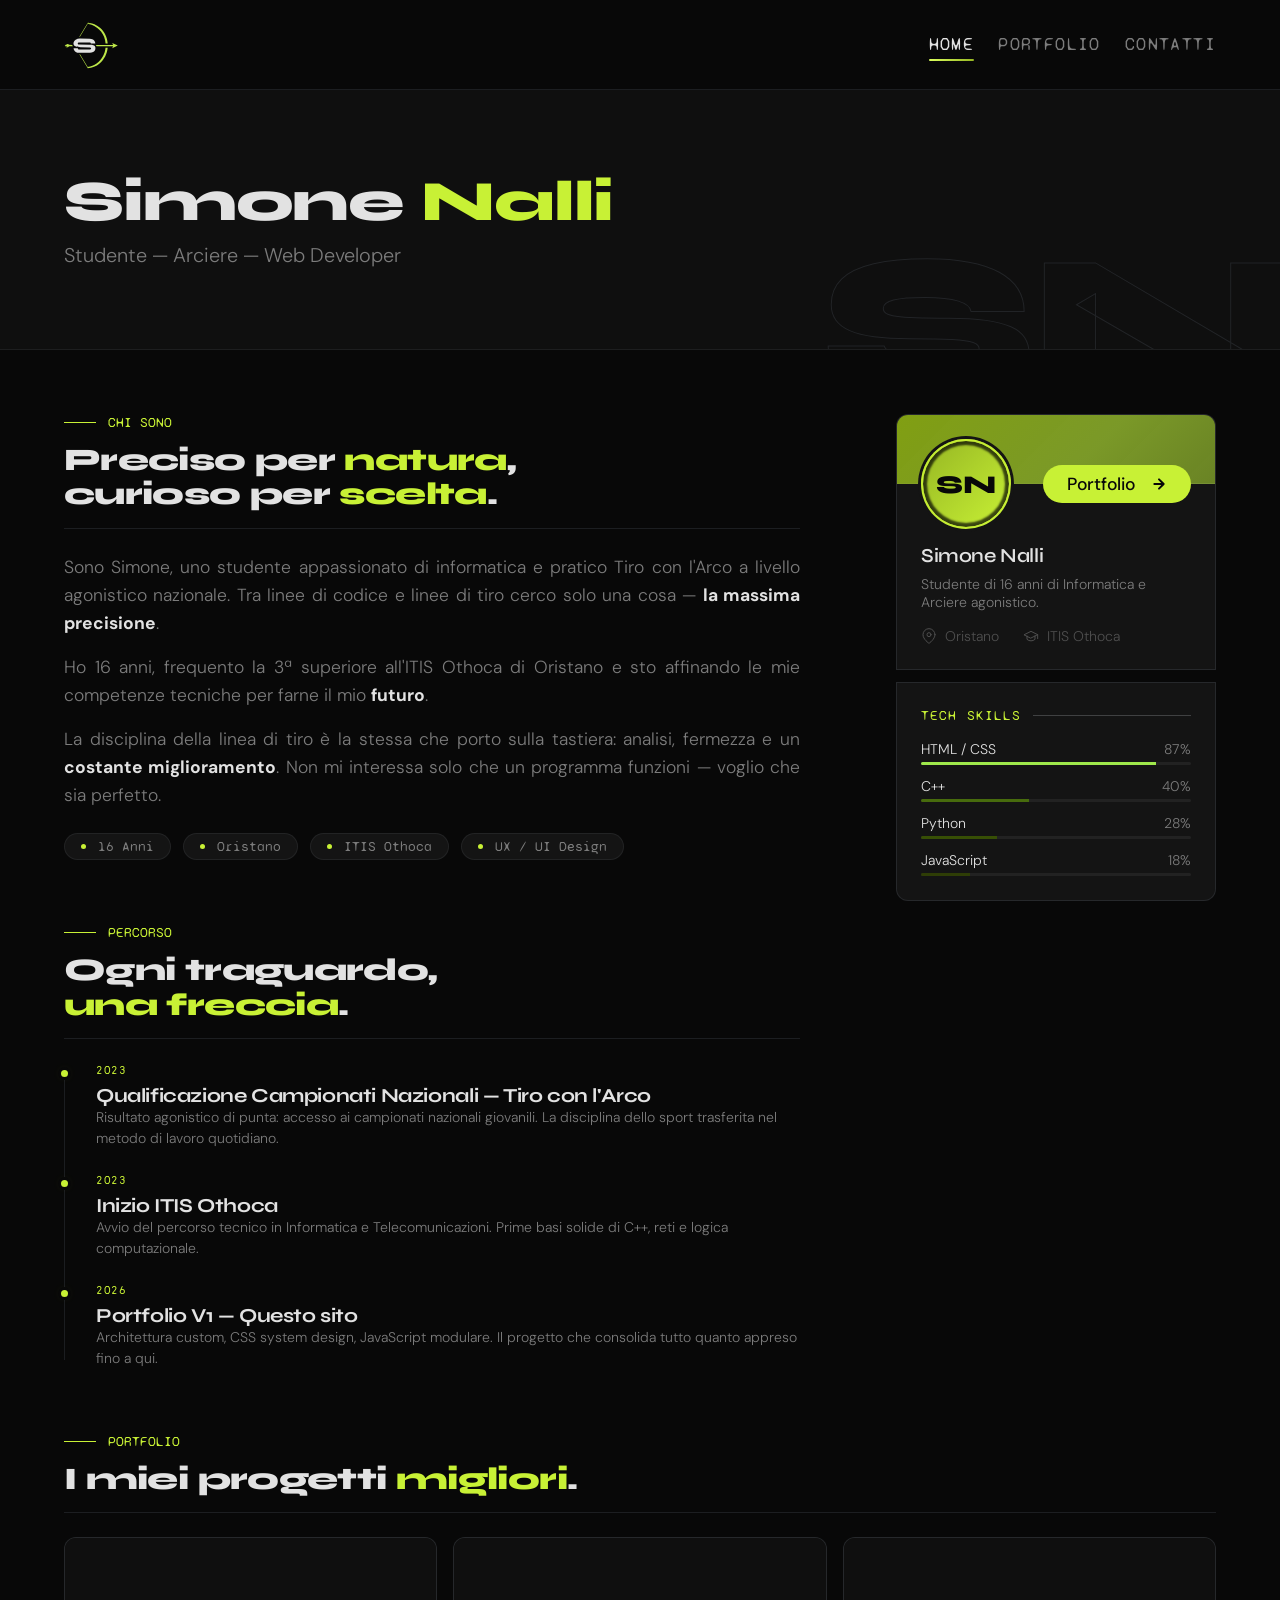
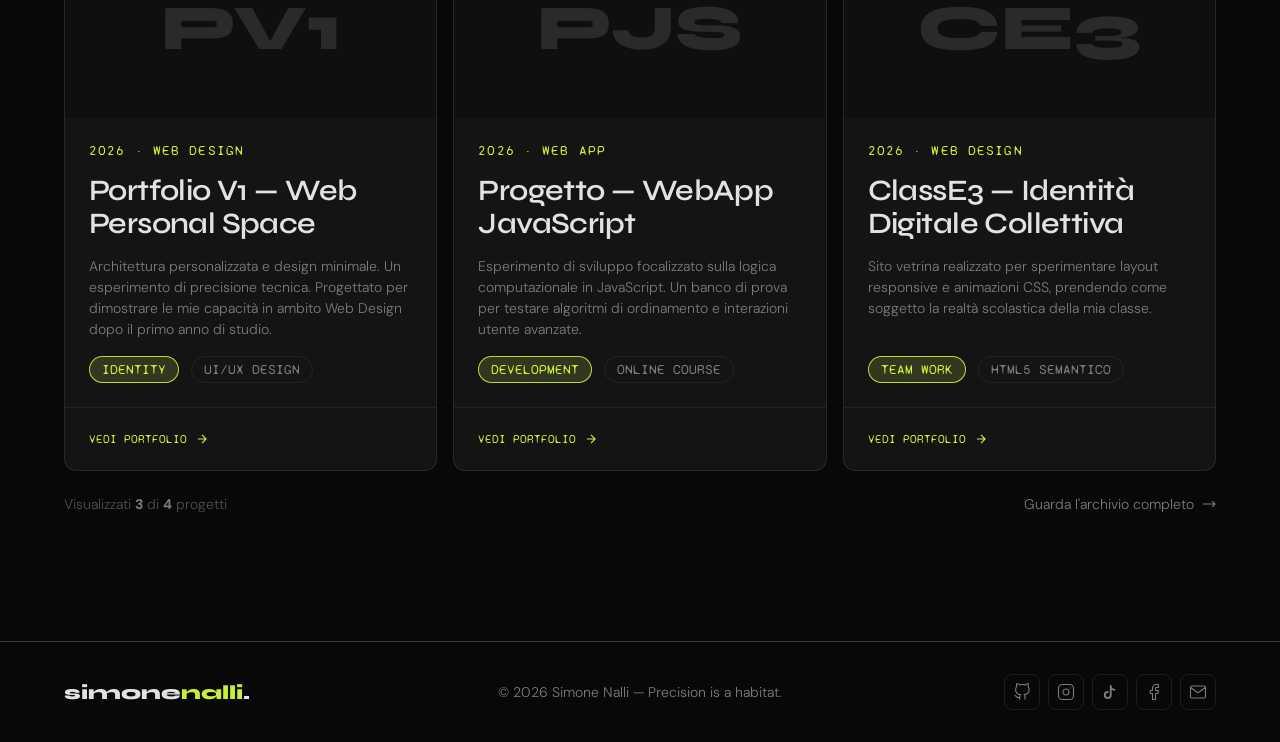
<file: index.html>
<!DOCTYPE html>
<html lang="it">

<head>
    <meta charset="UTF-8">
    <meta name="viewport" content="width=device-width, initial-scale=1">
    <title>Simone Nalli</title>
    <meta name="description" content="Simone Nalli | Atleta e Developer — Studente, Arciere, Web Developer">
    <link rel="icon" type="image/svg+xml" href="assets/svgs/portfolio-logo.svg">
    <link rel="preconnect" href="https://fonts.googleapis.com">
    <link rel="preconnect" href="https://fonts.gstatic.com" crossorigin>
    <link href="https://fonts.googleapis.com/css2?family=Syne:wght@700;800&family=DM+Sans:wght@300;400;500&family=Syne+Mono:wght@400;700&display=swap" rel="stylesheet">
    <link href="css/style.css" rel="stylesheet">
</head>

<body>

    <!-- ── NAVBAR ───────────────────────────────────────────────────── -->
    <nav class="navbar" aria-label="Navigazione principale">
        <div class="container navbar__inner flex jc-between ai-center w-full h-full">
            <a href="/sn263e" class="navbar__logo" aria-label="Home — Simone Nalli">
                <img src="assets/svgs/portfolio-logo.svg" alt="Logo Simone Nalli">
            </a>

            <button id="nav-toggle" class="navbar__toggle" aria-expanded="false" aria-controls="nav-menu" aria-label="Apri menu">
                <svg viewBox="0 0 24 24" fill="none" stroke="currentColor" stroke-width="2" stroke-linecap="round" aria-hidden="true">
                    <line x1="3" y1="6"  x2="21" y2="6"/>
                    <line x1="3" y1="12" x2="21" y2="12"/>
                    <line x1="3" y1="18" x2="21" y2="18"/>
                </svg>
            </button>

            <ul id="nav-menu" class="navbar__menu flex gap-lg" role="list">
                <li><a href="/sn263e" class="navbar__link" aria-current="page">Home</a></li>
                <li><a href="portfolio.html" class="navbar__link">Portfolio</a></li>
                <li><a href="contacts.html"  class="navbar__link">Contatti</a></li>
            </ul>
        </div>
    </nav>

    <!-- ── HERO ─────────────────────────────────────────────────────── -->
    <header class="hero">
        <div class="container hero__inner flex-col jc-center gap-xs">
            <h1 class="hero__title">Simone&nbsp;<span class="text-accent">Nalli</span></h1>
            <div class="hero__subtitle">Studente — Arciere — Web Developer</div>
        </div>
    </header>

    <!-- ── MAIN ─────────────────────────────────────────────────────── -->
    <main id="main-content" class="page">
        <div class="container page__inner flex-col gap-3xl">
            <div class="page__columns">

                <div class="page__feed flex-col gap-3xl">

                    <!-- 01 / CHI SONO ─────────────────────────────── -->
                    <section id="about" aria-labelledby="about-heading">
                        <header class="sec__heading">
                            <span class="sec__label">Chi sono</span>
                            <h2 id="about-heading" class="sec__title">
                                Preciso per <span class="text-accent">natura</span>,
                                <br>curioso per <span class="text-accent">scelta</span>.
                            </h2>
                        </header>
                        <div class="sec__body">
                            <div class="sec__text">
                                <p>Sono Simone, uno studente appassionato di informatica e pratico Tiro con l'Arco a livello agonistico nazionale. Tra linee di codice e linee di tiro cerco solo una cosa — <strong>la massima precisione</strong>.</p>
                                <p>Ho 16 anni, frequento la 3ª superiore all'ITIS Othoca di Oristano e sto affinando le mie competenze tecniche per farne il mio <strong>futuro</strong>.</p>
                                <p>La disciplina della linea di tiro è la stessa che porto sulla tastiera: analisi, fermezza e un <strong>costante miglioramento</strong>. Non mi interessa solo che un programma funzioni — voglio che sia perfetto.</p>
                            </div>
                            <div class="sec__tags flex-wrap gap-sm">
                                <span class="tag tag--info">16 Anni</span>
                                <span class="tag tag--info">Oristano</span>
                                <span class="tag tag--info">ITIS Othoca</span>
                                <span class="tag tag--info">UX / UI Design</span>
                            </div>
                        </div>
                    </section>

                    <!-- 02 / PERCORSO ────────────────────────────── -->
                    <section id="percorso" aria-labelledby="percorso-heading">
                        <header class="sec__heading">
                            <span class="sec__label">Percorso</span>
                            <h2 id="percorso-heading" class="sec__title">
                                Ogni traguardo,
                                <br><span class="text-accent">una freccia</span>.
                            </h2>
                        </header>
                        <div class="sec__body">
                            <ol class="timeline" role="list">
                                <li class="timeline__item">
                                    <time class="timeline__date" datetime="2024">2023</time>
                                    <div class="timeline__content">
                                        <h3 class="timeline__title">Qualificazione Campionati Nazionali — Tiro con l'Arco</h3>
                                        <p class="timeline__text">Risultato agonistico di punta: accesso ai campionati nazionali giovanili. La disciplina dello sport trasferita nel metodo di lavoro quotidiano.</p>
                                    </div>
                                </li>
                                <li class="timeline__item">
                                    <time class="timeline__date" datetime="2022">2023</time>
                                    <div class="timeline__content">
                                        <h3 class="timeline__title">Inizio ITIS Othoca</h3>
                                        <p class="timeline__text">Avvio del percorso tecnico in Informatica e Telecomunicazioni. Prime basi solide di C++, reti e logica computazionale.</p>
                                    </div>
                                </li>
                                <li class="timeline__item">
                                    <time class="timeline__date" datetime="2025">2026</time>
                                    <div class="timeline__content">
                                        <h3 class="timeline__title">Portfolio V1 — Questo sito</h3>
                                        <p class="timeline__text">Architettura custom, CSS system design, JavaScript modulare. Il progetto che consolida tutto quanto appreso fino a qui.</p>
                                    </div>
                                </li>
                            </ol>
                        </div>
                    </section>
                </div><!-- /page__feed -->

                <!-- Aside destro -->
                <aside class="page__panel" aria-label="Profilo e competenze">

                    <!-- Profile Card -->
                    <div class="card profile-card relative">
                        <div class="profile-card__banner absolute w-full" aria-hidden="true"></div>
                        <div class="card__body">
                            <div class="profile-card__top flex ai-center gap-xl">
                                <div class="profile-card__avatar flex jc-center ai-center br-full text-xl" aria-label="Avatar di Simone Nalli">SN</div>
                                <a href="portfolio.html" class="profile-card__button btn btn--primary" aria-label="Vai al Portfolio">
                                    Portfolio
                                    <svg width="14" height="14" viewBox="0 0 24 24" fill="none" stroke="currentColor" stroke-width="3" stroke-linecap="round" stroke-linejoin="round" aria-hidden="true"><path d="M5 12h14M12 5l7 7-7 7"/></svg>
                                </a>
                            </div>
                            <div class="flex-col ai-start gap-xs">
                                <h3 class="card__title text-lg">Simone Nalli</h3>
                                <p class="profile-card__role text-sm">Studente di 16 anni di Informatica e Arciere agonistico.</p>
                            </div>
                            <div class="profile-card__details flex-wrap gap-lg text-muted text-sm">
                                <div class="flex ai-center gap-xs">
                                    <svg width="16" height="16" viewBox="0 0 24 24" fill="none" stroke="currentColor" stroke-width="1.5" stroke-linecap="round" stroke-linejoin="round" aria-hidden="true"><path d="M21 10c0 7-9 13-9 13s-9-6-9-13a9 9 0 0 1 18 0z"/><circle cx="12" cy="10" r="3"/></svg>
                                    <span>Oristano</span>
                                </div>
                                <div class="flex ai-center gap-xs">
                                    <svg width="16" height="16" viewBox="0 0 24 24" fill="none" stroke="currentColor" stroke-width="1.5" stroke-linecap="round" stroke-linejoin="round" aria-hidden="true"><path d="M22 10v6M2 10l10-5 10 5-10 5z"/><path d="M6 12v5c3 3 9 3 12 0v-5"/></svg>
                                    <span>ITIS Othoca</span>
                                </div>
                            </div>
                        </div>
                    </div>

                    <!-- Skill Tracker -->
                    <div class="card skill-card">
                        <div class="card__body">
                            <span class="card__label">TECH SKILLS</span>
                            <ul class="skill-card__list flex-col gap-sm" role="list">
                                <li class="skill-card__item">
                                    <div class="flex jc-between ai-center">
                                        <span class="skill-card__pill">HTML / CSS</span>
                                        <span class="skill-card__percentage">87%</span>
                                    </div>
                                    <div class="skill-card__track" role="progressbar" aria-valuenow="87" aria-valuemin="0" aria-valuemax="100" aria-label="HTML / CSS — 87%">
                                        <div class="skill-card__fill h-full" style="width: 87%"></div>
                                    </div>
                                </li>
                                <li class="skill-card__item">
                                    <div class="flex jc-between ai-center">
                                        <span class="skill-card__pill">C++</span>
                                        <span class="skill-card__percentage">40%</span>
                                    </div>
                                    <div class="skill-card__track" role="progressbar" aria-valuenow="40" aria-valuemin="0" aria-valuemax="100" aria-label="C++ — 40%">
                                        <div class="skill-card__fill h-full" style="width: 40%"></div>
                                    </div>
                                </li>
                                <li class="skill-card__item">
                                    <div class="flex jc-between ai-center">
                                        <span class="skill-card__pill">Python</span>
                                        <span class="skill-card__percentage">28%</span>
                                    </div>
                                    <div class="skill-card__track" role="progressbar" aria-valuenow="28" aria-valuemin="0" aria-valuemax="100" aria-label="Python — 28%">
                                        <div class="skill-card__fill h-full" style="width: 28%"></div>
                                    </div>
                                </li>
                                <li class="skill-card__item">
                                    <div class="flex jc-between ai-center">
                                        <span class="skill-card__pill">JavaScript</span>
                                        <span class="skill-card__percentage">18%</span>
                                    </div>
                                    <div class="skill-card__track" role="progressbar" aria-valuenow="18" aria-valuemin="0" aria-valuemax="100" aria-label="JavaScript — 18%">
                                        <div class="skill-card__fill h-full" style="width: 18%"></div>
                                    </div>
                                </li>
                            </ul>
                        </div>
                    </div>

                </aside>

            </div><!-- /page__columns -->

            <!-- 04 / PROGETTI ──────────────────────── -->
            <section id="progetti-preview" aria-labelledby="progetti-heading">
                <header class="sec__heading">
                    <span class="sec__label">Portfolio</span>
                    <h2 class="sec__title" id="progetti-heading">I miei progetti <span class="text-accent">migliori</span>.</h2>
                </header>
                <div class="sec__body">
                    <div class="sec__body sec__portfolio--grid">

                        <article id="portfolio-v1"
                                 class="card project-card"
                                 aria-label="Progetto: Portfolio V1">
                            <div class="card__visual card__visual--project">
                                PV1
                            </div>
                            <div class="card__body">
                                <div class="card__label">2026 · WEB DESIGN</div>
                                <h3 class="card__title">Portfolio V1 — Web Personal Space</h3>
                                <p class="card__text">Architettura personalizzata e design minimale. Un esperimento di precisione tecnica. Progettato per dimostrare le mie capacità in ambito Web Design dopo il primo anno di studio.</p>
                                <div class="card__stack">
                                    <span class="tag tag--accent">IDENTITY</span>
                                    <span class="tag">UI/UX DESIGN</span>
                                </div>
                            </div>
                            <footer class="card__footer">
                                <a class="card__link" href="portfolio.html#portfolio-v1">
                                    VEDI PORTFOLIO
                                    <svg xmlns="http://www.w3.org/2000/svg" viewBox="0 0 24 24" fill="none" stroke="currentColor" stroke-width="2" aria-hidden="true">
                                        <path d="M5 12h14M12 5l7 7-7 7"></path>
                                    </svg>
                                </a>
                            </footer>
                        </article>

                        <article id="js-project"
                                 class="card project-card"
                                 aria-label="Progetto: Progetto JS">
                            <div class="card__visual card__visual--project">
                                PJS
                            </div>
                            <div class="card__body">
                                <div class="card__label">2026 · WEB APP</div>
                                <h3 class="card__title">Progetto — WebApp JavaScript</h3>
                                <p class="card__text">Esperimento di sviluppo focalizzato sulla logica computazionale in JavaScript. Un banco di prova per testare algoritmi di ordinamento e interazioni utente avanzate.</p>
                                <div class="card__stack">
                                    <span class="tag tag--accent">DEVELOPMENT</span>
                                    <span class="tag">ONLINE COURSE</span>
                                </div>
                            </div>
                            <footer class="card__footer">
                                <a class="card__link" href="portfolio.html#js-project">
                                    VEDI PORTFOLIO
                                    <svg xmlns="http://www.w3.org/2000/svg" viewBox="0 0 24 24" fill="none" stroke="currentColor" stroke-width="2" aria-hidden="true">
                                        <path d="M5 12h14M12 5l7 7-7 7"></path>
                                    </svg>
                                </a>
                            </footer>
                        </article>
    
                        <article id="classe3"
                                 class="card project-card"
                                 aria-label="Progetto: ClassE3">
                            <div class="card__visual card__visual--project">
                                CE3
                            </div>
                            <div class="card__body">
                                <div class="card__label">2026 · WEB DESIGN</div>
                                <h3 class="card__title">ClassE3 — Identità Digitale Collettiva</h3>
                                <p class="card__text">Sito vetrina realizzato per sperimentare layout responsive e animazioni CSS, prendendo come soggetto la realtà scolastica della mia classe.</p>
                                <div class="card__stack">
                                    <span class="tag tag--accent">TEAM WORK</span>
                                    <span class="tag">HTML5 SEMANTICO</span>
                                </div>
                            </div>
                            <footer class="card__footer">
                                <a class="card__link" href="portfolio.html#classe3">
                                    VEDI PORTFOLIO
                                    <svg xmlns="http://www.w3.org/2000/svg" viewBox="0 0 24 24" fill="none" stroke="currentColor" stroke-width="2" aria-hidden="true">
                                        <path d="M5 12h14M12 5l7 7-7 7"></path>
                                    </svg>
                                </a>
                            </footer>
                        </article>
                    </div>

                    <div class="portfolio-meta">
                        <div class="portfolio-meta__count">Visualizzati <b>3</b> di <b>4</b> progetti</div>
                        <a href="portfolio.html" class="sec__cta flex ai-center" aria-label="Vai a tutti i progetti">
                            Guarda l'archivio completo
                            <svg width="14" height="14" viewBox="0 0 24 24" fill="none" stroke="currentColor" stroke-width="2" stroke-linecap="round" stroke-linejoin="round" aria-hidden="true">
                                <path d="M18 8L22 12L18 16"/><path d="M2 12H22"/>
                            </svg>
                        </a>
                    </div>
                </div>
            </section>
        </div>
    </main>
    
    <button class="back-to-top" type="button" aria-label="Torna su">
        <svg viewBox="0 0 24 24" fill="none" stroke="currentColor" stroke-width="2" stroke-linecap="round" stroke-linejoin="round" aria-hidden="true">
            <path d="M12 19V5" />
            <path d="M5 12l7-7 7 7" />
        </svg>
    </button>

    <!-- ── FOOTER ────────────────────────────────────────────────────── -->
    <footer class="footer surface-0">
        <div class="container footer__inner flex jc-between ai-center">
            <a href="/sn263e" class="footer__brand">
                simone<span class="text-accent">nalli</span>.
            </a>
            <div class="footer__tagline">&copy; 2026 Simone Nalli — Precision is a habitat.</div>
            <div class="footer__social flex ai-center gap-xs" aria-label="Link di contatto">
                <a href="https://github.com/ssimo-gg" class="footer__contact" aria-label="GitHub di Simone Nalli" target="_blank" rel="noopener noreferrer">
                    <svg class="footer__icon" viewBox="0 0 24 24" fill="none" stroke="currentColor" stroke-width="1.5" aria-hidden="true"><path d="M9 19c-5 1.5-5-2.5-7-3m14 6v-3.87a3.37 3.37 0 0 0-.94-2.61c3.14-.35 6.44-1.54 6.44-7A5.44 5.44 0 0 0 20 4.77 5.07 5.07 0 0 0 19.91 1S18.73.65 16 2.48a13.38 13.38 0 0 0-7 0C6.27.65 5.09 1 5.09 1A5.07 5.07 0 0 0 5 4.77a5.44 5.44 0 0 0-1.5 3.78c0 5.42 3.3 6.61 6.44 7A3.37 3.37 0 0 0 9 18.13V22"/></svg>
                </a>
                <a href="https://www.instagram.com/simone.nallii" class="footer__contact" aria-label="Instagram di Simone Nalli" target="_blank" rel="noopener noreferrer">
                    <svg class="footer__icon" viewBox="0 0 24 24" fill="none" stroke="currentColor" stroke-width="1.5" stroke-linecap="round" stroke-linejoin="round" aria-hidden="true"><rect x="2" y="2" width="20" height="20" rx="5" ry="5"/><path d="M16 11.37A4 4 0 1 1 12.63 8 4 4 0 0 1 16 11.37z"/><line x1="17.5" y1="6.5" x2="17.51" y2="6.5"/></svg>
                </a>
                <a href="https://www.tiktok.com/@simo.nalli" class="footer__contact" aria-label="TikTok di Simone Nalli" target="_blank" rel="noopener noreferrer">
                    <svg class="footer__icon" viewBox="0 0 24 24" fill="none" stroke="currentColor" stroke-width="2.5" stroke-linecap="round" stroke-linejoin="round" aria-hidden="true"><path d="M9 12a4 4 0 1 0 4 4V4a5 5 0 0 0 5 5"/></svg>
                </a>
                <a href="https://www.facebook.com/share/1Cmnbjqswg/?mibextid=wwXIfr" class="footer__contact" aria-label="Facebook di Simone Nalli" target="_blank" rel="noopener noreferrer">
                    <svg class="footer__icon" viewBox="0 0 24 24" fill="none" stroke="currentColor" stroke-width="1.5" stroke-linecap="round" stroke-linejoin="round" aria-hidden="true"><path d="M18 2h-3a5 5 0 0 0-5 5v3H7v4h3v8h4v-8h3l1-4h-4V7a1 1 0 0 1 1-1h3z"/></svg>
                </a>
                <a href="contacts.html" class="footer__contact" aria-label="Email a Simone Nalli">
                    <svg class="footer__icon" viewBox="0 0 24 24" fill="none" stroke="currentColor" stroke-width="1.5" stroke-linecap="round" stroke-linejoin="round" aria-hidden="true"><path d="M4 4h16c1.1 0 2 .9 2 2v12c0 1.1-.9 2-2 2H4c-1.1 0-2-.9-2-2V6c0-1.1.9-2 2-2z"/><polyline points="22,6 12,13 2,6"/></svg>
                </a>
            </div>
        </div>
    </footer>

    <script src="js/main.js"></script>
    <script src="js/home.js"></script>
</body>
</html>
</file>
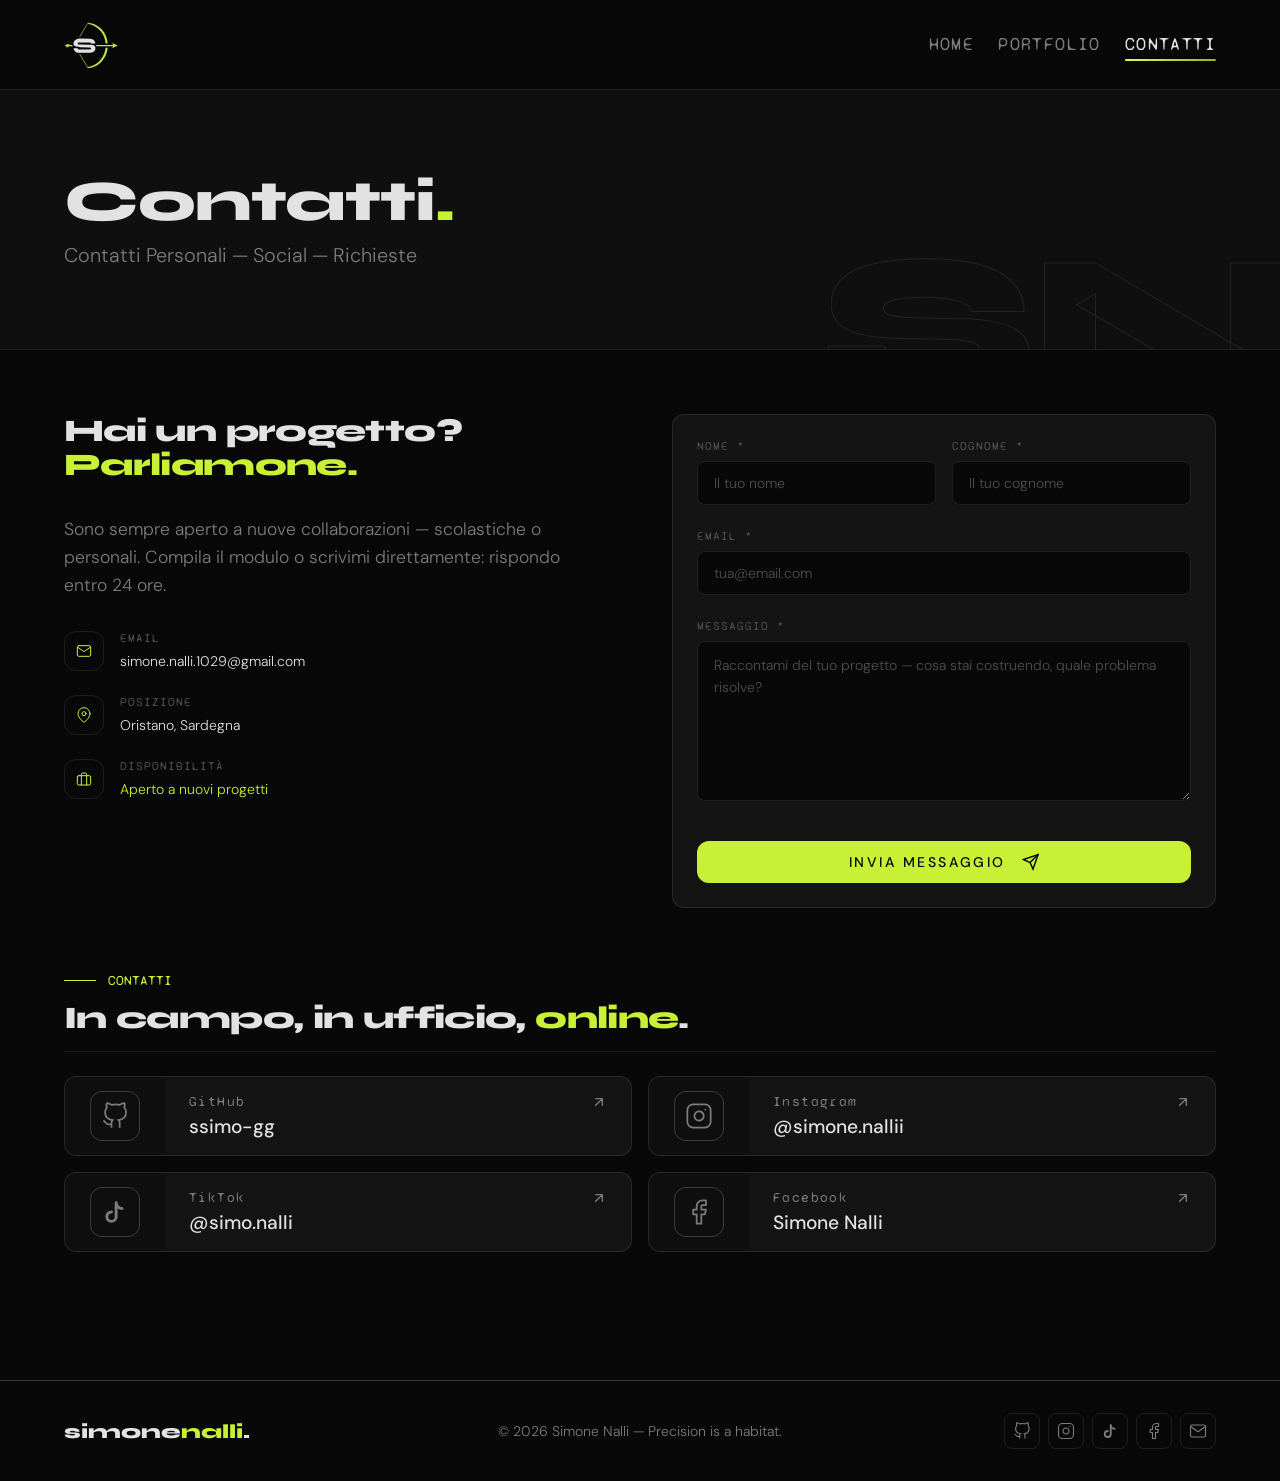
<file: contacts.html>
<!DOCTYPE html>
<html lang="it">

<head>
    <meta charset="UTF-8">
    <meta name="viewport" content="width=device-width, initial-scale=1">
    <title>Simone Nalli | Contatti</title>
    <meta name="description" content="Simone Nalli | Atleta e Developer — Studente, Arciere, Web Developer">
    <link rel="icon" type="image/svg+xml" href="assets/svgs/portfolio-logo.svg">
    <link rel="preconnect" href="https://fonts.googleapis.com">
    <link rel="preconnect" href="https://fonts.gstatic.com" crossorigin>
    <link href="https://fonts.googleapis.com/css2?family=Syne:wght@700;800&family=DM+Sans:wght@300;400;500&family=Syne+Mono:wght@400;700&display=swap" rel="stylesheet">
    <link href="css/style.css" rel="stylesheet">
</head>

<body>

    <!-- ── NAVBAR ───────────────────────────────────────────────────── -->
    <nav class="navbar" aria-label="Navigazione principale">
        <div class="container navbar__inner flex jc-between ai-center w-full h-full">
            <a href="/sn263e" class="navbar__logo" aria-label="Home — Simone Nalli">
                <img src="assets/svgs/portfolio-logo.svg" alt="Logo Simone Nalli">
            </a>

            <button id="nav-toggle" class="navbar__toggle" aria-expanded="false" aria-controls="nav-menu" aria-label="Apri menu">
                <svg viewBox="0 0 24 24" fill="none" stroke="currentColor" stroke-width="2" stroke-linecap="round" aria-hidden="true">
                    <line x1="3" y1="6"  x2="21" y2="6"/>
                    <line x1="3" y1="12" x2="21" y2="12"/>
                    <line x1="3" y1="18" x2="21" y2="18"/>
                </svg>
            </button>

            <ul id="nav-menu" class="navbar__menu flex gap-lg" role="list">
                <li><a href="/sn263e" class="navbar__link">Home</a></li>
                <li><a href="portfolio.html" class="navbar__link">Portfolio</a></li>
                <li><a href="contacts.html"  class="navbar__link" aria-current="page">Contatti</a></li>
            </ul>
        </div>
    </nav>

    <!-- ── HERO ─────────────────────────────────────────────────────── -->
    <header class="hero">
        <div class="container hero__inner flex-col jc-center gap-xs">
            <h1 class="hero__title">Contatti<span class="text-accent">.</span></h1>
            <div class="hero__subtitle">Contatti Personali — Social — Richieste</div>
        </div>
    </header>

    <!-- ── MAIN ─────────────────────────────────────────────────────── -->
    <main id="main-content" class="page">
        <div class="container page__inner flex-col gap-3xl">

            <!-- Form + Info ──────────────────────────────────────────── -->
            <section id="contact-form" aria-labelledby="contact-form-heading">
                <div class="sec__body">
                    <div class="cg">

                        <!-- Info colonna -->
                        <div class="cg__info flex-col gap-xl">
                            <h2 id="contact-form-heading" class="sec__title">
                                Hai un progetto?<br>
                                <span class="text-accent">Parliamone.</span>
                            </h2>
                            <p class="cg__text">
                                Sono sempre aperto a nuove collaborazioni — scolastiche o personali.
                                Compila il modulo o scrivimi direttamente: rispondo entro 24 ore.
                            </p>

                            <ul class="cg__details" role="list">

                                <li class="cg__detail-item">
                                    <div class="cg__detail-icon" aria-hidden="true">
                                        <svg viewBox="0 0 24 24" fill="none" stroke="currentColor" stroke-width="1.5" stroke-linecap="round" stroke-linejoin="round">
                                            <path d="M4 4h16c1.1 0 2 .9 2 2v12c0 1.1-.9 2-2 2H4c-1.1 0-2-.9-2-2V6c0-1.1.9-2 2-2z"/>
                                            <polyline points="22,6 12,13 2,6"/>
                                        </svg>
                                    </div>
                                    <div>
                                        <p class="cg__detail-label">Email</p>
                                        <a href="mailto:simone.nalli.1029@gmail.com" class="cg__detail-value">simone.nalli.1029@gmail.com</a>
                                    </div>
                                </li>

                                <li class="cg__detail-item">
                                    <div class="cg__detail-icon" aria-hidden="true">
                                        <svg viewBox="0 0 24 24" fill="none" stroke="currentColor" stroke-width="1.5" stroke-linecap="round" stroke-linejoin="round">
                                            <path d="M21 10c0 7-9 13-9 13s-9-6-9-13a9 9 0 0 1 18 0z"/>
                                            <circle cx="12" cy="10" r="3"/>
                                        </svg>
                                    </div>
                                    <div>
                                        <p class="cg__detail-label">Posizione</p>
                                        <p class="cg__detail-value">Oristano, Sardegna</p>
                                    </div>
                                </li>

                                <li class="cg__detail-item">
                                    <div class="cg__detail-icon" aria-hidden="true">
                                        <svg viewBox="0 0 24 24" fill="none" stroke="currentColor" stroke-width="1.5" stroke-linecap="round" stroke-linejoin="round">
                                            <rect x="2" y="7" width="20" height="14" rx="2"/>
                                            <path d="M16 21V5a2 2 0 0 0-2-2h-4a2 2 0 0 0-2 2v16"/>
                                        </svg>
                                    </div>
                                    <div>
                                        <p class="cg__detail-label">Disponibilità</p>
                                        <p class="cg__detail-value" style="color: var(--accent-main);">Aperto a nuovi progetti</p>
                                    </div>
                                </li>

                            </ul>
                        </div>

                        <!-- Form colonna -->
                        <div class="card cg__form-card">
                            <div class="card__body">
                                <form class="cg__form" id="cg-form" aria-label="Modulo di contatto"
                                      action="https://formspree.io/f/maqkzqnz" method="POST">
                                    <div class="cg__form-row">
                                        <div class="cg__form-group">
                                            <label for="cf-name" class="cg__form-label">Nome *</label>
                                            <input
                                                type="text" id="cf-name" name="Nome"
                                                class="cg__form-input"
                                                placeholder="Il tuo nome"
                                                required autocomplete="Nome"
                                            />
                                        </div>
                                        <div class="cg__form-group">
                                            <label for="cf-surname" class="cg__form-label">Cognome *</label>
                                            <input
                                                type="text" id="cf-surname" name="Cognome"
                                                class="cg__form-input"
                                                placeholder="Il tuo cognome"
                                                required autocomplete="Cognome"
                                            />
                                        </div>
                                    </div>
                                    <div class="cg__form-group">
                                        <label for="cf-email" class="cg__form-label">Email *</label>
                                        <input
                                            type="email" id="cf-email" name="E-Mail"
                                            class="cg__form-input"
                                            placeholder="tua@email.com"
                                            required autocomplete="E-Mail"
                                        />
                                    </div>
                                    <div class="cg__form-group">
                                        <label for="cf-message" class="cg__form-label">Messaggio *</label>
                                        <textarea
                                            id="cf-message" name="Messaggio"
                                            class="cg__form-textarea"
                                            placeholder="Raccontami del tuo progetto — cosa stai costruendo, quale problema risolve?"
                                            required
                                        ></textarea>
                                    </div>
                                    <button type="submit" class="btn btn--primary" aria-label="Invia messaggio">
                                        <span class="btn__label">INVIA MESSAGGIO</span>
                                        <svg xmlns="http://www.w3.org/2000/svg" viewBox="0 0 24 24" fill="none" stroke="currentColor" stroke-width="2" aria-hidden="true">
                                            <line x1="22" y1="2" x2="11" y2="13"/>
                                            <polygon points="22 2 15 22 11 13 2 9 22 2"/>
                                        </svg>
                                    </button>
                                </form>
                            </div>
                        </div>

                    </div>
                </div>
            </section>

            <!-- Social Cards ─────────────────────────────────────────── -->
            <section id="contacts" aria-labelledby="contacts-heading">
                <header class="sec__heading">
                    <span class="sec__label">Contatti</span>
                    <h2 id="contacts-heading" class="sec__title">In campo, in ufficio, <span class="text-accent">online</span>.</h2>
                </header>

                <div class="sec__body sec__contacts--grid">

                    <!-- GitHub -->
                    <a href="https://github.com/ssimo-gg"
                       class="card contact-card"
                       target="_blank" rel="noopener noreferrer"
                       aria-label="Apri il profilo GitHub di Simone Nalli">
                        <div class="card__visual card__visual--contact">
                            <div class="card__icon" aria-hidden="true">
                                <svg viewBox="0 0 24 24" fill="none" stroke="currentColor" stroke-width="1.5" aria-hidden="true"><path d="M9 19c-5 1.5-5-2.5-7-3m14 6v-3.87a3.37 3.37 0 0 0-.94-2.61c3.14-.35 6.44-1.54 6.44-7A5.44 5.44 0 0 0 20 4.77 5.07 5.07 0 0 0 19.91 1S18.73.65 16 2.48a13.38 13.38 0 0 0-7 0C6.27.65 5.09 1 5.09 1A5.07 5.07 0 0 0 5 4.77a5.44 5.44 0 0 0-1.5 3.78c0 5.42 3.3 6.61 6.44 7A3.37 3.37 0 0 0 9 18.13V22"/></svg>
                            </div>
                        </div>
                        <div class="card__body card__body--contact">
                            <span class="contact-card__platform">GitHub</span>
                            <span class="contact-card__handle">ssimo-gg</span>
                            <div class="contact-card__arrow" aria-hidden="true">
                                <svg width="16" height="16" viewBox="0 0 24 24" fill="none" stroke="currentColor" stroke-width="2" stroke-linecap="round" stroke-linejoin="round"><path d="M7 17L17 7M17 7H7M17 7v10"/></svg>
                            </div>
                        </div>
                    </a>

                    <!-- Instagram -->
                    <a href="https://www.instagram.com/simone.nallii"
                       class="card contact-card"
                       target="_blank" rel="noopener noreferrer"
                       aria-label="Apri il profilo Instagram di Simone Nalli">
                        <div class="card__visual card__visual--contact">
                            <div class="card__icon" aria-hidden="true">
                                <svg viewBox="0 0 24 24" fill="none" stroke="currentColor" stroke-width="1.5" stroke-linecap="round" stroke-linejoin="round" aria-hidden="true"><rect x="2" y="2" width="20" height="20" rx="5" ry="5"/><path d="M16 11.37A4 4 0 1 1 12.63 8 4 4 0 0 1 16 11.37z"/><line x1="17.5" y1="6.5" x2="17.51" y2="6.5"/></svg>
                            </div>
                        </div>
                        <div class="card__body card__body--contact">
                            <span class="contact-card__platform">Instagram</span>
                            <span class="contact-card__handle">@simone.nallii</span>
                            <div class="contact-card__arrow" aria-hidden="true">
                                <svg width="16" height="16" viewBox="0 0 24 24" fill="none" stroke="currentColor" stroke-width="2" stroke-linecap="round" stroke-linejoin="round"><path d="M7 17L17 7M17 7H7M17 7v10"/></svg>
                            </div>
                        </div>
                    </a>

                    <!-- TikTok -->
                    <a href="https://www.tiktok.com/@simo.nalli"
                       class="card contact-card"
                       target="_blank" rel="noopener noreferrer"
                       aria-label="Apri il profilo TikTok di Simone Nalli">
                        <div class="card__visual card__visual--contact">
                            <div class="card__icon" aria-hidden="true">
                                <svg viewBox="0 0 24 24" fill="none" stroke="currentColor" stroke-width="2.5" stroke-linecap="round" stroke-linejoin="round" aria-hidden="true"><path d="M9 12a4 4 0 1 0 4 4V4a5 5 0 0 0 5 5"/></svg>
                            </div>
                        </div>
                        <div class="card__body card__body--contact">
                            <span class="contact-card__platform">TikTok</span>
                            <span class="contact-card__handle">@simo.nalli</span>
                            <div class="contact-card__arrow" aria-hidden="true">
                                <svg width="16" height="16" viewBox="0 0 24 24" fill="none" stroke="currentColor" stroke-width="2" stroke-linecap="round" stroke-linejoin="round"><path d="M7 17L17 7M17 7H7M17 7v10"/></svg>
                            </div>
                        </div>
                    </a>

                    <!-- Facebook -->
                    <a href="https://www.facebook.com/share/1Cmnbjqswg/?mibextid=wwXIfr"
                       class="card contact-card"
                       target="_blank" rel="noopener noreferrer"
                       aria-label="Apri il profilo Facebook di Simone Nalli">
                        <div class="card__visual card__visual--contact">
                            <div class="card__icon" aria-hidden="true">
                                <svg viewBox="0 0 24 24" fill="none" stroke="currentColor" stroke-width="1.5" stroke-linecap="round" stroke-linejoin="round" aria-hidden="true"><path d="M18 2h-3a5 5 0 0 0-5 5v3H7v4h3v8h4v-8h3l1-4h-4V7a1 1 0 0 1 1-1h3z"/></svg>
                            </div>
                        </div>
                        <div class="card__body card__body--contact">
                            <span class="contact-card__platform">Facebook</span>
                            <span class="contact-card__handle">Simone Nalli</span>
                            <div class="contact-card__arrow" aria-hidden="true">
                                <svg width="16" height="16" viewBox="0 0 24 24" fill="none" stroke="currentColor" stroke-width="2" stroke-linecap="round" stroke-linejoin="round"><path d="M7 17L17 7M17 7H7M17 7v10"/></svg>
                            </div>
                        </div>
                    </a>

                    <!-- E-Mail -->
                    <!-- <a href="mailto:simone.nalli.1029@gmail.com"
                       class="card contact-card"
                       aria-label="Invia un'email a Simone Nalli">
                        <div class="card__visual card__visual--contact">
                            <div class="card__icon" aria-hidden="true">
                                <svg viewBox="0 0 24 24" fill="none" stroke="currentColor" stroke-width="1.5" stroke-linecap="round" stroke-linejoin="round" aria-hidden="true"><path d="M4 4h16c1.1 0 2 .9 2 2v12c0 1.1-.9 2-2 2H4c-1.1 0-2-.9-2-2V6c0-1.1.9-2 2-2z"/><polyline points="22,6 12,13 2,6"/></svg>
                            </div>
                        </div>
                        <div class="card__body card__body--contact">
                            <span class="contact-card__platform">E-Mail</span>
                            <span class="contact-card__handle">simone.nalli.1029</span>
                            <div class="contact-card__arrow" aria-hidden="true">
                                <svg width="16" height="16" viewBox="0 0 24 24" fill="none" stroke="currentColor" stroke-width="2" stroke-linecap="round" stroke-linejoin="round"><path d="M7 17L17 7M17 7H7M17 7v10"/></svg>
                            </div>
                        </div>
                    </a> -->

                </div>
            </section>

        </div>
    </main>

    <!-- ── FORM SUCCESS OVERLAY ──────────────────────────────────────── -->
    <div class="form-overlay flex jc-center ai-center" id="form-overlay" 
        role="dialog" aria-modal="true" aria-labelledby="overlay-title" aria-hidden="true">
        <div class="card form-card">
            <div class="card__visual py-lg" aria-hidden="true">
                <div class="card__icon card__icon--form">
                    <img src="assets/svgs/portfolio-logo.svg" alt="portfolio-logo">
                </div>
            </div>
            <div class="card__body text-center">
                <h2 class="card__title" id="overlay-title">Messaggio <span class="text-accent">inviato</span>.</h2>
                <p class="card__text text-md">
                    Ti risponderò entro 24 ore. Nel frattempo dai un'occhiata al mio lavoro.
                </p>
                <div class="form-overlay__actions">
                    <a href="portfolio.html" class="btn btn--primary">
                        Visualizza Portfolio
                        <svg viewBox="0 0 24 24" fill="none" stroke="currentColor" stroke-width="2" aria-hidden="true">
                            <path d="M5 12h14M12 5l7 7-7 7"/>
                        </svg>
                    </a>
                    <button class="btn btn--ghost" id="overlay-close" aria-label="Chiudi notifica e torna alla pagina">
                        Torna alla Pagina
                    </button>
                </div>
            </div>
        </div>
    </div>
    
    <button class="back-to-top" type="button" aria-label="Torna su">
        <svg viewBox="0 0 24 24" fill="none" stroke="currentColor" stroke-width="2" stroke-linecap="round" stroke-linejoin="round" aria-hidden="true">
            <path d="M12 19V5" />
            <path d="M5 12l7-7 7 7" />
        </svg>
    </button>
    
    <!-- ── FOOTER ────────────────────────────────────────────────────── -->
    <footer class="footer surface-0">
        <div class="container footer__inner flex jc-between ai-center">
            <a href="/sn263e" class="footer__brand">
                simone<span class="text-accent">nalli</span>.
            </a>
            <div class="footer__tagline">&copy; 2026 Simone Nalli — Precision is a habitat.</div>
            <div class="footer__social flex ai-center gap-xs" aria-label="Link di contatto">
                <a href="https://github.com/ssimo-gg" class="footer__contact" aria-label="GitHub di Simone Nalli" target="_blank" rel="noopener noreferrer">
                    <svg class="footer__icon" viewBox="0 0 24 24" fill="none" stroke="currentColor" stroke-width="1.5" aria-hidden="true"><path d="M9 19c-5 1.5-5-2.5-7-3m14 6v-3.87a3.37 3.37 0 0 0-.94-2.61c3.14-.35 6.44-1.54 6.44-7A5.44 5.44 0 0 0 20 4.77 5.07 5.07 0 0 0 19.91 1S18.73.65 16 2.48a13.38 13.38 0 0 0-7 0C6.27.65 5.09 1 5.09 1A5.07 5.07 0 0 0 5 4.77a5.44 5.44 0 0 0-1.5 3.78c0 5.42 3.3 6.61 6.44 7A3.37 3.37 0 0 0 9 18.13V22"/></svg>
                </a>
                <a href="https://www.instagram.com/simone.nallii" class="footer__contact" aria-label="Instagram di Simone Nalli" target="_blank" rel="noopener noreferrer">
                    <svg class="footer__icon" viewBox="0 0 24 24" fill="none" stroke="currentColor" stroke-width="1.5" stroke-linecap="round" stroke-linejoin="round" aria-hidden="true"><rect x="2" y="2" width="20" height="20" rx="5" ry="5"/><path d="M16 11.37A4 4 0 1 1 12.63 8 4 4 0 0 1 16 11.37z"/><line x1="17.5" y1="6.5" x2="17.51" y2="6.5"/></svg>
                </a>
                <a href="https://www.tiktok.com/@simo.nalli" class="footer__contact" aria-label="TikTok di Simone Nalli" target="_blank" rel="noopener noreferrer">
                    <svg class="footer__icon" viewBox="0 0 24 24" fill="none" stroke="currentColor" stroke-width="2.5" stroke-linecap="round" stroke-linejoin="round" aria-hidden="true"><path d="M9 12a4 4 0 1 0 4 4V4a5 5 0 0 0 5 5"/></svg>
                </a>
                <a href="https://www.facebook.com/share/1Cmnbjqswg/?mibextid=wwXIfr" class="footer__contact" aria-label="Facebook di Simone Nalli" target="_blank" rel="noopener noreferrer">
                    <svg class="footer__icon" viewBox="0 0 24 24" fill="none" stroke="currentColor" stroke-width="1.5" stroke-linecap="round" stroke-linejoin="round" aria-hidden="true"><path d="M18 2h-3a5 5 0 0 0-5 5v3H7v4h3v8h4v-8h3l1-4h-4V7a1 1 0 0 1 1-1h3z"/></svg>
                </a>
                <a href="contacts.html" class="footer__contact" aria-label="Email a Simone Nalli">
                    <svg class="footer__icon" viewBox="0 0 24 24" fill="none" stroke="currentColor" stroke-width="1.5" stroke-linecap="round" stroke-linejoin="round" aria-hidden="true"><path d="M4 4h16c1.1 0 2 .9 2 2v12c0 1.1-.9 2-2 2H4c-1.1 0-2-.9-2-2V6c0-1.1.9-2 2-2z"/><polyline points="22,6 12,13 2,6"/></svg>
                </a>
            </div>
        </div>
    </footer>


    <script src="js/main.js"></script>
    <script src="js/contacts.js"></script>

</body>
</html>
</file>
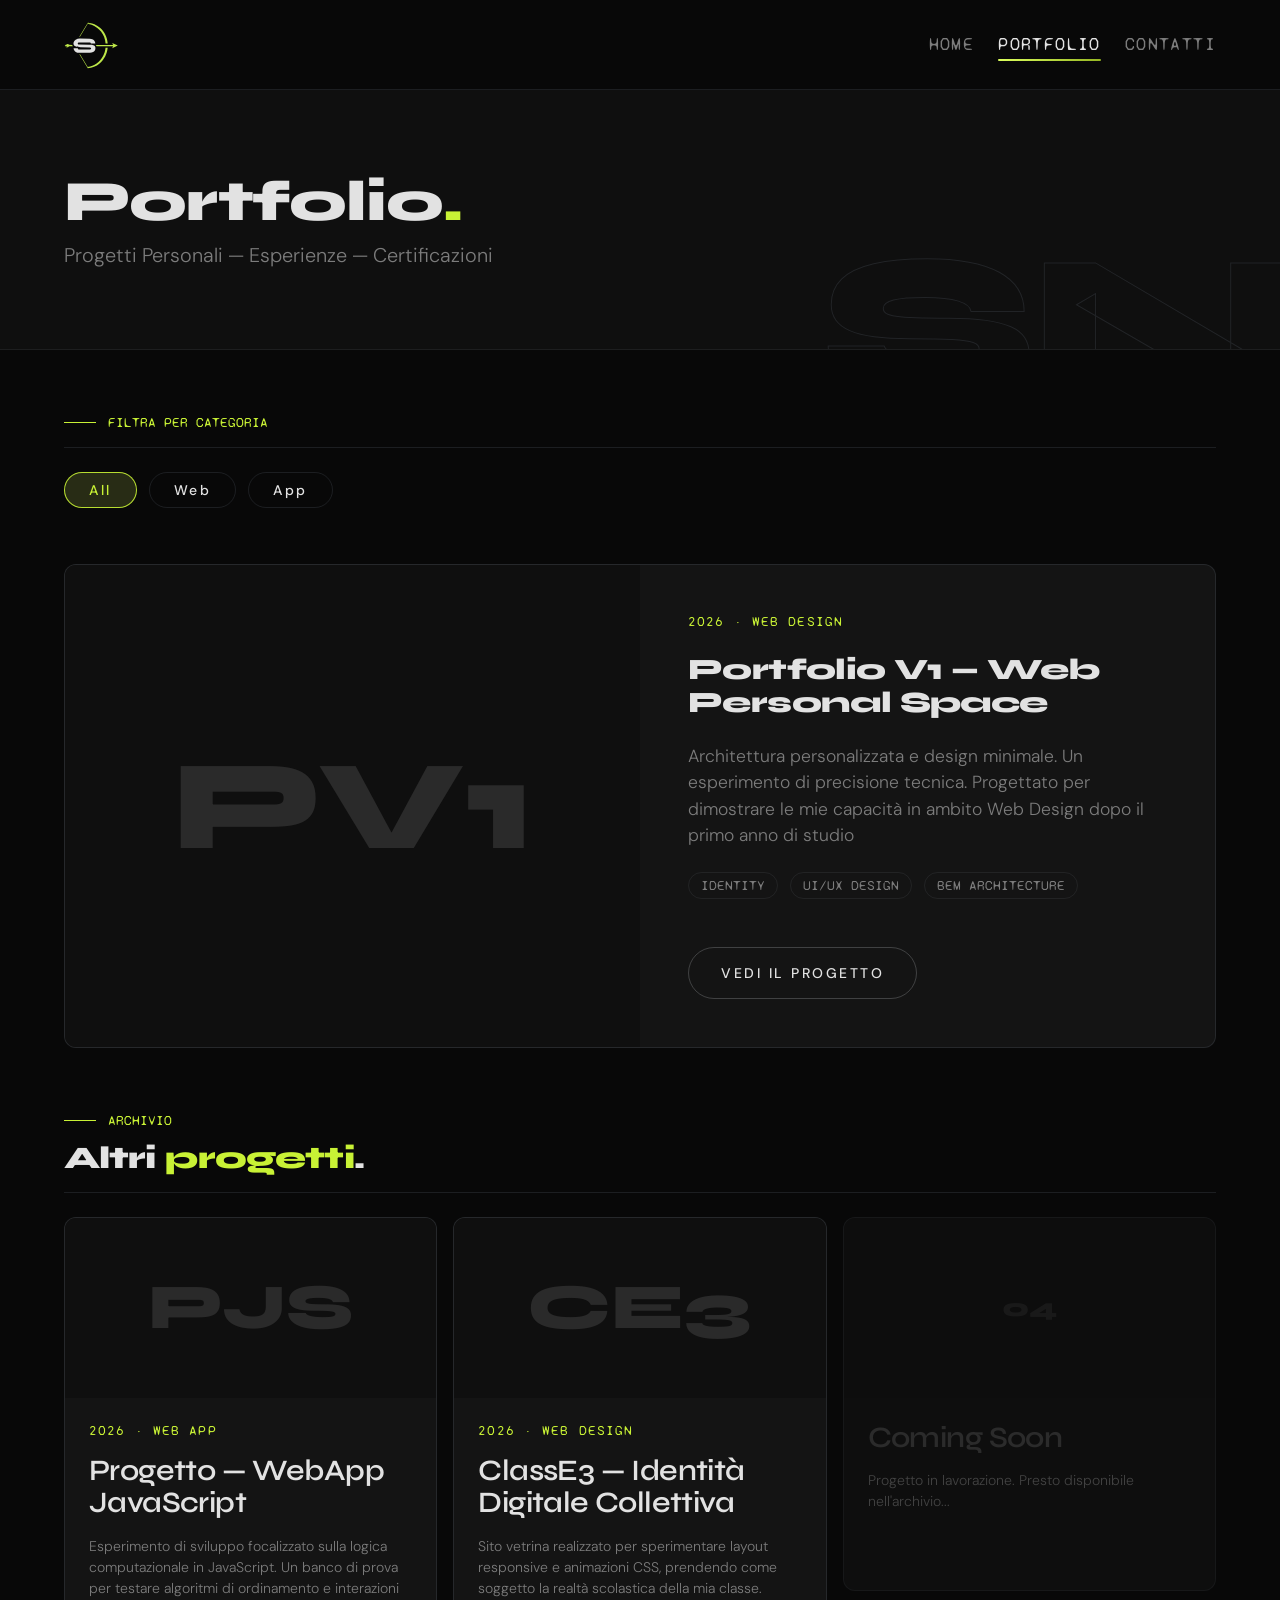
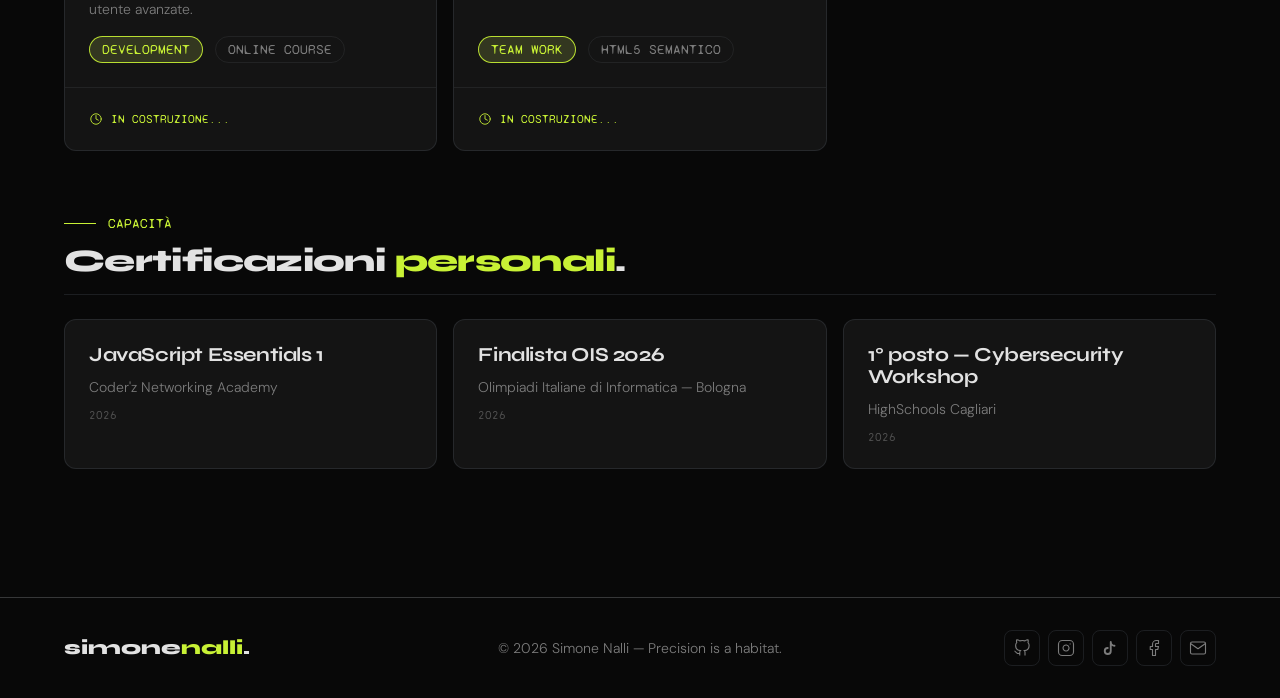
<file: portfolio.html>
<!DOCTYPE html>
<html lang="it">

<head>
    <meta charset="UTF-8">
    <meta name="viewport" content="width=device-width, initial-scale=1">
    <title>Simone Nalli | Portfolio</title>
    <meta name="description" content="Simone Nalli | Atleta e Developer — Studente, Arciere, Web Developer">
    <link rel="icon" type="image/svg+xml" href="assets/svgs/portfolio-logo.svg">
    <link rel="preconnect" href="https://fonts.googleapis.com">
    <link rel="preconnect" href="https://fonts.gstatic.com" crossorigin>
    <link href="https://fonts.googleapis.com/css2?family=Syne:wght@700;800&family=DM+Sans:wght@300;400;500&family=Syne+Mono:wght@400;700&display=swap" rel="stylesheet">
    <link href="css/style.css" rel="stylesheet">
</head>

<body>

    <!-- ── NAVBAR ───────────────────────────────────────────────────── -->
    <nav class="navbar" aria-label="Navigazione principale">
        <div class="container navbar__inner flex jc-between ai-center w-full h-full">
            <a href="/sn263e" class="navbar__logo" aria-label="Home — Simone Nalli">
                <img src="assets/svgs/portfolio-logo.svg" alt="Logo Simone Nalli">
            </a>

            <button id="nav-toggle" class="navbar__toggle" aria-expanded="false" aria-controls="nav-menu" aria-label="Apri menu">
                <svg viewBox="0 0 24 24" fill="none" stroke="currentColor" stroke-width="2" stroke-linecap="round" aria-hidden="true">
                    <line x1="3" y1="6"  x2="21" y2="6"/>
                    <line x1="3" y1="12" x2="21" y2="12"/>
                    <line x1="3" y1="18" x2="21" y2="18"/>
                </svg>
            </button>

            <ul id="nav-menu" class="navbar__menu flex gap-lg" role="list">
                <li><a href="/sn263e" class="navbar__link">Home</a></li>
                <li><a href="portfolio.html" class="navbar__link" aria-current="page">Portfolio</a></li>
                <li><a href="contacts.html"  class="navbar__link">Contatti</a></li>
            </ul>
        </div>
    </nav>

    <!-- ── HERO ─────────────────────────────────────────────────────── -->
    <header class="hero">
        <div class="container hero__inner flex-col jc-center gap-xs">
            <h1 class="hero__title">Portfolio<span class="text-accent">.</span></h1>
            <div class="hero__subtitle">Progetti Personali — Esperienze — Certificazioni</div>
        </div>
    </header>

    <!-- ── MAIN ─────────────────────────────────────────────────────── -->
    <main id="main-content" class="page">
        <div class="container page__inner flex-col gap-3xl">

            <!-- 01 / PROGETTI MIGLIORI ──────────────────────── -->
            <section aria-labelledby="featured-label">
                <header class="sec__heading">
                    <span id="featured-label" class="sec__label">Filtra per categoria</span>
                </header>
                <div class="sec__body sec-portfolio--grid-important">

                    <div class="portfolio-toolbar flex ai-center" role="group" aria-label="Filtra per categoria">
                        <button class="btn btn--ghost toolbar__btn is-active" data-filter="all"  aria-pressed="true">All</button>
                        <button class="btn btn--ghost toolbar__btn" data-filter="web"  aria-pressed="false">Web</button>
                        <button class="btn btn--ghost toolbar__btn" data-filter="app"  aria-pressed="false">App</button>
                    </div>

                    <article id="portfolio-v1"
                             class="card project-card project-card--important"
                             data-category="web"
                             aria-label="Progetto: Portfolio V1">
                        <div class="card__visual card__visual--project">PV1</div>
                        <div class="card__body">
                            <div class="card__label">2026 · WEB DESIGN</div>
                            <h3 class="card__title">Portfolio V1 — Web Personal Space</h3>
                            <p class="card__text">Architettura personalizzata e design minimale. Un esperimento di precisione tecnica. Progettato per dimostrare le mie capacità in ambito Web Design dopo il primo anno di studio</p>
                            <div class="card__stack">
                                <span class="tag">IDENTITY</span>
                                <span class="tag">UI/UX DESIGN</span>
                                <span class="tag">BEM ARCHITECTURE</span>
                            </div>
                            <a class="card__cta btn btn--ghost" href="https://github.com/ssimo-gg/sn263e">VEDI IL PROGETTO</a>
                        </div>
                    </article>

                </div>
            </section>

            <!-- 02 / ARCHIVIO COMPLETO ──────────────────────── -->
            <section id="projects" aria-labelledby="archive-heading">
                <header class="sec__heading">
                    <span class="sec__label">Archivio</span>
                    <h2 id="archive-heading" class="sec__title">Altri <span class="text-accent">progetti</span>.</h2>
                </header>

                <div class="sec__body sec__portfolio--grid">

                    <article id="js-project"
                             class="card project-card"
                             data-category="app"
                             aria-label="Progetto: WebApp JavaScript">
                        <div class="card__visual card__visual--project">PJS</div>
                        <div class="card__body">
                            <div class="card__label">2026 · WEB APP</div>
                            <h3 class="card__title">Progetto — WebApp JavaScript</h3>
                            <p class="card__text">Esperimento di sviluppo focalizzato sulla logica computazionale in JavaScript. Un banco di prova per testare algoritmi di ordinamento e interazioni utente avanzate.</p>
                            <div class="card__stack">
                                <span class="tag tag--accent">DEVELOPMENT</span>
                                <span class="tag">ONLINE COURSE</span>
                            </div>
                        </div>
                        <footer class="card__footer">
                            <a class="card__link  card__link--wait">
                                <svg viewBox="0 0 24 24" fill="none" stroke="currentColor" stroke-width="1.5" stroke-linecap="round" stroke-linejoin="round" aria-hidden="true" width="16" height="16">
                                    <circle cx="12" cy="12" r="9"/>
                                    <polyline points="12 6 12 12 16 14"/>
                                </svg>
                                IN COSTRUZIONE...
                            </a>
                        </footer>
                    </article>

                    <article id="classe3"
                             class="card project-card"
                             data-category="web"
                             aria-label="Progetto: ClassE3">
                        <div class="card__visual card__visual--project">CE3</div>
                        <div class="card__body">
                            <div class="card__label">2026 · WEB DESIGN</div>
                            <h3 class="card__title">ClassE3 — Identità Digitale Collettiva</h3>
                            <p class="card__text">Sito vetrina realizzato per sperimentare layout responsive e animazioni CSS, prendendo come soggetto la realtà scolastica della mia classe.</p>
                            <div class="card__stack">
                                <span class="tag tag--accent">TEAM WORK</span>
                                <span class="tag">HTML5 SEMANTICO</span>
                            </div>
                        </div>
                        <footer class="card__footer">
                            <a class="card__link card__link--wait">
                                <svg viewBox="0 0 24 24" fill="none" stroke="currentColor" stroke-width="1.5" stroke-linecap="round" stroke-linejoin="round" aria-hidden="true" width="16" height="16">
                                    <circle cx="12" cy="12" r="9"/>
                                    <polyline points="12 6 12 12 16 14"/>
                                </svg>
                                IN COSTRUZIONE...
                            </a>
                        </footer>
                    </article>

                    <article class="card project-card project-card--placeholder" aria-label="Progetto in arrivo">
                        <div class="card__visual card__visual--project">04</div>
                        <div class="card__body">
                            <h3 class="card__title">Coming Soon</h3>
                            <p class="card__text">Progetto in lavorazione. Presto disponibile nell'archivio...</p>
                        </div>
                    </article>

                </div>
            </section>

            <!-- 03 / CERTIFICAZIONI ──────────────────────── -->
            <section id="certificazioni" aria-labelledby="certs-heading">
                <header class="sec__heading">
                    <span class="sec__label">Capacità</span>
                    <h2 id="certs-heading" class="sec__title">Certificazioni <span class="text-accent">personali</span>.</h2>
                </header>
                <div class="sec__body certs-grid">

                    <article class="card cert-card" aria-label="Certificazione JavaScript — Cisco Networking Academy">
                        <div class="cert-card__body">
                            <h3 class="cert-card__title">JavaScript Essentials 1</h3>
                            <p class="cert-card__issuer">Coder'z Networking Academy</p>
                            <span class="cert-card__date">2026</span>
                        </div>
                    </article>
                
                    <article class="card cert-card" aria-label="Finalista OIS 2026 — Olimpiadi Italiane di Informatica">
                        <div class="cert-card__body">
                            <h3 class="cert-card__title">Finalista OIS 2026</h3>
                            <p class="cert-card__issuer">Olimpiadi Italiane di Informatica — Bologna</p>
                            <span class="cert-card__date">2026</span>
                        </div>
                    </article>
                
                    <article class="card cert-card" aria-label="1° posto HighSchools Cagliari Workshop — Cybersecurity">
                        <div class="cert-card__body">
                            <h3 class="cert-card__title">1° posto — Cybersecurity Workshop</h3>
                            <p class="cert-card__issuer">HighSchools Cagliari</p>
                            <span class="cert-card__date">2026</span>
                        </div>
                    </article>
                
                </div>
            </section>

        </div>
    </main>
    
    <button class="back-to-top" type="button" aria-label="Torna su">
        <svg viewBox="0 0 24 24" fill="none" stroke="currentColor" stroke-width="2" stroke-linecap="round" stroke-linejoin="round" aria-hidden="true">
            <path d="M12 19V5" />
            <path d="M5 12l7-7 7 7" />
        </svg>
    </button>
    
    <!-- ── FOOTER ────────────────────────────────────────────────────── -->
    <footer class="footer surface-0">
        <div class="container footer__inner flex jc-between ai-center">
            <a href="/sn263e" class="footer__brand">
                simone<span class="text-accent">nalli</span>.
            </a>
            <div class="footer__tagline">&copy; 2026 Simone Nalli — Precision is a habitat.</div>
            <div class="footer__social flex ai-center gap-xs" aria-label="Link di contatto">
                <a href="https://github.com/ssimo-gg" class="footer__contact" aria-label="GitHub di Simone Nalli" target="_blank" rel="noopener noreferrer">
                    <svg class="footer__icon" viewBox="0 0 24 24" fill="none" stroke="currentColor" stroke-width="1.5" aria-hidden="true"><path d="M9 19c-5 1.5-5-2.5-7-3m14 6v-3.87a3.37 3.37 0 0 0-.94-2.61c3.14-.35 6.44-1.54 6.44-7A5.44 5.44 0 0 0 20 4.77 5.07 5.07 0 0 0 19.91 1S18.73.65 16 2.48a13.38 13.38 0 0 0-7 0C6.27.65 5.09 1 5.09 1A5.07 5.07 0 0 0 5 4.77a5.44 5.44 0 0 0-1.5 3.78c0 5.42 3.3 6.61 6.44 7A3.37 3.37 0 0 0 9 18.13V22"/></svg>
                </a>
                <a href="https://www.instagram.com/simone.nallii" class="footer__contact" aria-label="Instagram di Simone Nalli" target="_blank" rel="noopener noreferrer">
                    <svg class="footer__icon" viewBox="0 0 24 24" fill="none" stroke="currentColor" stroke-width="1.5" stroke-linecap="round" stroke-linejoin="round" aria-hidden="true"><rect x="2" y="2" width="20" height="20" rx="5" ry="5"/><path d="M16 11.37A4 4 0 1 1 12.63 8 4 4 0 0 1 16 11.37z"/><line x1="17.5" y1="6.5" x2="17.51" y2="6.5"/></svg>
                </a>
                <a href="https://www.tiktok.com/@simo.nalli" class="footer__contact" aria-label="TikTok di Simone Nalli" target="_blank" rel="noopener noreferrer">
                    <svg class="footer__icon" viewBox="0 0 24 24" fill="none" stroke="currentColor" stroke-width="2.5" stroke-linecap="round" stroke-linejoin="round" aria-hidden="true"><path d="M9 12a4 4 0 1 0 4 4V4a5 5 0 0 0 5 5"/></svg>
                </a>
                <a href="https://www.facebook.com/share/1Cmnbjqswg/?mibextid=wwXIfr" class="footer__contact" aria-label="Facebook di Simone Nalli" target="_blank" rel="noopener noreferrer">
                    <svg class="footer__icon" viewBox="0 0 24 24" fill="none" stroke="currentColor" stroke-width="1.5" stroke-linecap="round" stroke-linejoin="round" aria-hidden="true"><path d="M18 2h-3a5 5 0 0 0-5 5v3H7v4h3v8h4v-8h3l1-4h-4V7a1 1 0 0 1 1-1h3z"/></svg>
                </a>
                <a href="contacts.html" class="footer__contact" aria-label="Email a Simone Nalli">
                    <svg class="footer__icon" viewBox="0 0 24 24" fill="none" stroke="currentColor" stroke-width="1.5" stroke-linecap="round" stroke-linejoin="round" aria-hidden="true"><path d="M4 4h16c1.1 0 2 .9 2 2v12c0 1.1-.9 2-2 2H4c-1.1 0-2-.9-2-2V6c0-1.1.9-2 2-2z"/><polyline points="22,6 12,13 2,6"/></svg>
                </a>
            </div>
        </div>
    </footer>


    <script src="js/main.js"></script>
    <script src="js/portfolio.js"></script>

</body>
</html>
</file>
<file: css/style.css>
@import url('https://fonts.googleapis.com/css2?family=Syne:wght@700;800&family=DM+Sans:wght@300;400;500&family=Syne+Mono:wght@400;700&display=swap');

/*  ══════════════════════════════════════════════════════════════════════
    DESIGN TOKENS — TEMA DARK (DEFAULT)
    ══════════════════════════════════════════════════════════════════════ */

:root {
    /* ── BACKGROUND ──────────────────────────────────────────────────── */
    --bg-color:       #080808;
    --card-color:     #141414;
    --card-color-alt: #0f0f0f;
    --surface-0:      #080808;

    /* ── BORDERS ─────────────────────────────────────────────────────── */
    --border-subtle:  rgba(158, 165, 175, 0.10);
    --border-default: rgba(148, 163, 184, 0.14);
    --border-strong:  rgba(241, 243, 247, 0.20);
    --border-accent:  rgba(200, 241, 53, 0.90);

    /* ── TEXT ────────────────────────────────────────────────────────── */
    --text-primary:   #e2e2e2;
    --text-secondary: #7c7c7c;
    --text-muted:     #4e4e4e;
    --text-subtle:    #2a2a2a;

    /* ── ACCENT RAMP (Neon) ──────────────────────────────────────────── */
    --accent-dim:   #96b623;
    --accent-main:  #c8f135;
    --accent-light: #dcff5d;

    /* ── GLOW ────────────────────────────────────────────────────────── */
    --glow-accent: rgba(225, 253, 101, 0.15);
    --glow-white:  rgba(206, 193, 193, 0.15);

    /* ── TYPOGRAPHY SCALE (clamp) ────────────────────────────────────── */
    --text-xs:  clamp(0.675rem,  0.65rem  + 0.22vw, 0.750rem);
    --text-sm:  clamp(0.8125rem, 0.75rem  + 0.30vw, 0.875rem);
    --text-md:  clamp(0.9875rem, 0.915rem + 0.45vw, 1.095rem);
    --text-lg:  clamp(1.1rem,    1rem     + 0.30vw, 1.35rem);
    --text-xl:  clamp(1.35rem,   1.25rem  + 0.45vw, 1.6rem);

    /* ── FONTS ───────────────────────────────────────────────────────── */
    --display: 'Syne', sans-serif;
    --body:    'DM Sans', sans-serif;
    --mono:    'Syne Mono', monospace;

    /* ── RADIUS ──────────────────────────────────────────────────────── */
    --radius-xs:   4px;
    --radius-sm:   8px;
    --radius-md:   12px;
    --radius-lg:   16px;
    --radius-xl:   24px;
    --radius-full: 9999px;

    /* ── SPACING ─────────────────────────────────────────────────────── */
    --space-2xs: 0.25rem;
    --space-xs:  0.5rem;
    --space-sm:  0.75rem;
    --space-md:  1rem;
    --space-lg:  1.5rem;
    --space-xl:  2rem;
    --space-2xl: 3rem;
    --space-3xl: 4rem;

    /* ── LAYOUT ──────────────────────────────────────────────────────── */
    --max-w:          1500px;
    --pad-page:       clamp(2rem, 6vw, 4rem);
    --nav-h:          90px;
    --aside-w:        max(320px, 25%);
    --avatar-size:    90px;
    --card-icon-size: 50px;

    /* ── TRANSITIONS ─────────────────────────────────────────────────── */
    --t-fast:   0.12s cubic-bezier(0.4, 0, 0.2, 1);
    --t-base:   0.22s cubic-bezier(0.4, 0, 0.2, 1);
    --t-slow:   0.38s cubic-bezier(0.4, 0, 0.2, 1);
    --t-spring: 0.35s cubic-bezier(0.34, 1.56, 0.64, 1);
}

/*  ══════════════════════════════════════════════════════════════════════
    RESET & BASE
    ══════════════════════════════════════════════════════════════════════ */

*, *::before, *::after {
    box-sizing: border-box;
}

html { scroll-behavior: smooth; }

body {
    margin: 0;
    padding: 0;
    display: flex;
    flex-direction: column;
    min-height: 100vh;
    background: var(--bg-color);
    font-family: var(--body);
    font-size: var(--text-md);
    font-weight: 300;
    color: var(--text-secondary);
    cursor: default;
    overflow-x: hidden;
    opacity: 1;
    transition: background-color var(--t-slow),
                color var(--t-slow);
}

h1, h2, h3, h4 {
    margin: 0;
    color: var(--text-primary);
    line-height: 1.1;
    letter-spacing: -0.02em;
}

h1 { font-family: var(--display); font-size: clamp(2.75rem, 1.8rem + 2.2vw, 5rem); font-weight: 800; }
h2 { font-family: var(--display); font-size: clamp(1.3rem, 1rem + 1.20vw, 2.2rem); font-weight: 800; }
h3 { font-family: var(--display); font-size: clamp(1.15rem, 1.1rem + 1vw, 1.85rem); font-weight: 600; }
h4 { font-family: var(--display); font-size: clamp(1rem, 1rem + 0.65vw, 1.25rem); font-weight: 500; }

p   { margin: 0; max-width: 72ch; cursor: text; }
a   { display: flex; justify-content: center; align-items: center; color: inherit; text-decoration: none; }
ul  { margin: 0; padding: 0; list-style: none; }
img { display: block; max-width: 100%; }
b, strong { color: var(--text-primary); }
button { background: transparent; border: none; outline: none; cursor: pointer; }

section {
    display: flex;
    flex-direction: column;
    justify-content: start;
    gap: var(--space-lg);
    width: 100%;
}

::selection { background-color: unset; }
p::selection, p *::selection {
    background-color: var(--accent-main);
    color: var(--bg-color);
}

/*  ══════════════════════════════════════════════════════════════════════
    UTILITY — LAYOUT
    ══════════════════════════════════════════════════════════════════════ */

.relative  { position: relative; }
.absolute  { position: absolute; }
.of-hidden { overflow: hidden; }

.block    { display: block; }
.flex     { display: flex; }
.flex-col { display: flex; flex-direction: column; }
.flex-wrap { display: flex; flex-wrap: wrap; }
.grid     { display: grid; }
.hidden   { display: none; }

.jc-start   { justify-content: start; }
.jc-center  { justify-content: center; }
.jc-end     { justify-content: end; }
.jc-between { justify-content: space-between; }
.ai-start   { align-items: start; }
.ai-center  { align-items: center; }
.ai-end     { align-items: end; }

.gap-2xs { gap: var(--space-2xs); }
.gap-xs  { gap: var(--space-xs); }
.gap-sm  { gap: var(--space-sm); }
.gap-md  { gap: var(--space-md); }
.gap-lg  { gap: var(--space-lg); }
.gap-xl  { gap: var(--space-xl); }
.gap-2xl { gap: var(--space-2xl); }
.gap-3xl { gap: var(--space-3xl); }

.py-2xs { padding-block: var(--space-2xs); }
.py-xs  { padding-block: var(--space-xs); }
.py-sm  { padding-block: var(--space-sm); }
.py-md  { padding-block: var(--space-md); }
.py-lg  { padding-block: var(--space-lg); }
.py-xl  { padding-block: var(--space-xl); }

.px-2xs { padding-inline: var(--space-2xs); }
.px-xs  { padding-inline: var(--space-xs); }
.px-sm  { padding-inline: var(--space-sm); }
.px-md  { padding-inline: var(--space-md); }
.px-lg  { padding-inline: var(--space-lg); }
.px-xl  { padding-inline: var(--space-xl); }

.w-full { width: 100%; }
.h-full { height: 100%; }

.text-xs   { font-size: var(--text-xs); }
.text-sm   { font-size: var(--text-sm); }
.text-md   { font-size: var(--text-md); }
.text-lg   { font-size: var(--text-lg); }
.text-xl   { font-size: var(--text-xl); }

.text-left      { text-align: left; }
.text-center    { text-align: center; }
.text-right     { text-align: right; }
.text-justify   { text-align: justify; }
.text-accent    { color: var(--accent-main); }
.text-secondary { color: var(--text-secondary); }
.text-muted     { color: var(--text-muted); }

.bd-def  { border: 1px solid var(--border-default); }
.br-sm   { border-radius: var(--radius-sm); }
.br-md   { border-radius: var(--radius-md); }
.br-full { border-radius: var(--radius-full); }

.container {
    margin-inline: auto;
    padding-inline: var(--pad-page);
    width: 100%;
    max-width: var(--max-w);
    height: 100%;
}

/*  ══════════════════════════════════════════════════════════════════════
    COMPONENT — PAGE TRANSITION
    ══════════════════════════════════════════════════════════════════════ */

.back-to-top {
    position: sticky;
    right: 1.5rem;
    bottom: 1.5rem;
    margin-left: auto;
    width: var(--space-2xl);
    height: var(--space-2xl);
    border-radius: var(--radius-full);
    background: var(--accent-main);
    color: var(--bg-color);
    box-shadow: 0 18px 40px rgba(0, 0, 0, 0.22);
    cursor: pointer;
    opacity: 0;
    transform: translateY(12px);
    transition: opacity var(--t-fast), transform var(--t-fast);
    z-index: 9999;
}
.back-to-top svg {
    width: 1.25rem;
    height: 1.25rem;
}
.back-to-top.is-visible {
    opacity: 1;
    transform: translateY(0);
}

/*  ══════════════════════════════════════════════════════════════════════
    BLOCK — TAGS
    ══════════════════════════════════════════════════════════════════════ */

.tag {
    white-space: nowrap;
    padding: var(--space-2xs) var(--space-sm);
    gap: var(--space-sm);
    width: fit-content;
    border: 1px solid var(--border-subtle);
    border-radius: var(--radius-full);
    font-family: var(--mono);
    font-size: var(--text-xs);
    transition: all var(--t-fast);
}

.tag--accent {
    background: var(--glow-accent);
    border-color: var(--border-accent);
    color: var(--accent-main);
}

.tag--stack {
    color: var(--text-muted);
}

.tag--info {
    display: flex;
    justify-content: center;
    align-items: center;
    padding: var(--space-2xs) var(--space-md);
    background: var(--card-color);
    font-size: var(--text-sm);
}
.tag--info:hover {
    background: var(--card-color-alt);
    color: var(--text-primary);
}
.tag--info::before {
    content: '';
    display: inline-block;
    width: 5px;
    height: 5px;
    background: var(--accent-main);
    border-radius: var(--radius-full);
}


/*  ══════════════════════════════════════════════════════════════════════
    BLOCK — BUTTONS
    ══════════════════════════════════════════════════════════════════════ */

.btn {
    position: relative;
    display: flex;
    align-items: center;
    width: fit-content;
    gap: var(--space-md);
    padding: var(--space-xs) var(--space-lg);
    border-radius: var(--radius-full);
    font-family: var(--body);
    font-size: var(--text-sm);
    letter-spacing: 0.18em;
    font-weight: 500;
    transition: all var(--t-base);
    overflow: hidden;
}

.btn--primary {
    background: var(--accent-main);
    color: var(--bg-color);
}
.btn--primary:hover {
    background: var(--accent-light);
    transform: translateY(-2px);
    box-shadow: 0 12px 40px var(--glow-accent);
}

.btn--ghost {
    border: 1px solid var(--border-default);
    color: var(--text-primary);
}
.btn--ghost:hover {
    border-color: var(--border-accent);
    color: var(--accent-main);
    background: var(--glow-accent);
}

.btn--loading svg,
.btn--success svg { display: none; }

.btn--success {
    background: rgb(34, 197, 94);
    color: var(--text-primary);
}
.btn--success:hover {
    background: rgb(34, 197, 94);
    color: var(--text-primary);
}
.btn--error {
    background: rgb(239, 68, 68);
    color: #fff;
}
.btn--error:hover {
    background: rgb(220, 38, 38);
    color: #fff;
}
.btn svg { width: 16px; height: 16px; flex-shrink: 0; }


/*  ══════════════════════════════════════════════════════════════════════
    BLOCK — NAVBAR
    ══════════════════════════════════════════════════════════════════════ */

.navbar {
    position: sticky;
    top: 0;
    z-index: 999;
    height: var(--nav-h);
    background: var(--bg-color);
    border-bottom: 1px solid var(--border-default);
}

.navbar__logo {
    width: calc(var(--nav-h) * 0.6);
    display: inline-flex;
    align-items: center;
    flex-shrink: 0;
}

.navbar__menu {
    display: flex;
    align-items: center;
    gap: var(--space-lg);
}

.navbar__link {
    position: relative;
    padding: var(--space-2xs) 0;
    font-family: var(--mono);
    font-size: var(--text-md);
    letter-spacing: 0.08em;
    text-transform: uppercase;
    color: var(--text-secondary);
    transition: color var(--t-base), transform var(--t-base);
}
.navbar__link:hover {
    color: var(--text-primary);
    transform: translateY(-1px);
}
.navbar__link::after {
    content: '';
    position: absolute;
    bottom: -2px;
    left: 0;
    display: block;
    width: 0;
    height: 2px;
    border-radius: 100px;
    background: linear-gradient(90deg, var(--accent-light), var(--accent-dim));
    transition: width var(--t-base);
}
.navbar__link:hover::after,
.navbar__link[aria-current="page"]::after { width: 100%; }
.navbar__link[aria-current="page"] { color: var(--text-primary); }

.navbar__toggle {
    display: none;
    align-items: center;
    justify-content: center;
    width: 40px;
    height: 40px;
    border: 1px solid var(--border-default);
    border-radius: var(--radius-md);
    color: var(--text-secondary);
    transition: all var(--t-base);
}
.navbar__toggle:hover {
    border-color: var(--border-accent);
    color: var(--accent-main);
    background: var(--glow-accent);
}
.navbar__toggle svg { width: 20px; height: 20px; }


/*  ══════════════════════════════════════════════════════════════════════
    BLOCK — HERO
    ══════════════════════════════════════════════════════════════════════ */

.hero {
    position: relative;
    height: clamp(200px, 24vw, 260px);
    background: var(--card-color-alt);
    border-bottom: 1px solid var(--border-subtle);
    overflow: hidden;
}
.hero::after {
    content: 'SN';
    position: absolute;
    right: -0.05em;
    bottom: -0.4em;
    font-family: var(--display);
    font-weight: 800;
    font-size: clamp(8rem, 16vw, 18rem);
    line-height: 1;
    color: transparent;
    -webkit-text-stroke: 1px var(--border-default);
    pointer-events: none;
    user-select: none;
    letter-spacing: -0.03em;
}
.hero__title { display: flex; flex-wrap: wrap; }
.hero__subtitle { font-size: var(--text-lg); }


/*  ══════════════════════════════════════════════════════════════════════
    BLOCK — PAGE LAYOUT
    ══════════════════════════════════════════════════════════════════════ */

.page {
    padding-top: 4rem;
    padding-bottom: 4rem;
    flex: 1;
    background: var(--bg-color);
}

.page__columns {
    display: flex;
    align-items: start;
    gap: 6rem;
}

.page__feed {
    display: flex;
    flex-direction: column;
    gap: var(--space-3xl);
    flex: 1;
}

.page__panel {
    position: sticky;
    top: calc(var(--nav-h) + var(--space-lg));
    display: flex;
    flex-direction: column;
    gap: var(--space-sm);
    width: var(--aside-w);
}

.page--centered {
    display: flex;
    align-items: center;
    justify-content: center;
    min-height: 60vh;
}


/*  ══════════════════════════════════════════════════════════════════════
    BLOCK — SECTION ANATOMY
    ══════════════════════════════════════════════════════════════════════ */

.sec__heading {
    display: flex;
    flex-direction: column;
    padding-bottom: var(--space-md);
    gap: var(--space-sm);
    border-bottom: 1px solid var(--border-default);
}

.sec__label {
    display: flex;
    align-items: center;
    gap: var(--space-sm);
    font-family: var(--mono);
    font-size: var(--text-sm);
    color: var(--accent-main);
    text-transform: uppercase;
}
.sec__label::before {
    content: '';
    display: inline-block;
    width: var(--space-xl);
    height: 1px;
    flex-shrink: 0;
    background: var(--accent-main);
}

.sec__body {
    display: flex;
    flex-direction: column;
    gap: var(--space-lg);
}

.sec__text {
    display: flex;
    flex-direction: column;
    gap: var(--space-md);
    text-align: justify;
    line-height: 1.6;
}

.sec__cta {
    gap: var(--space-xs);
    transition: color var(--t-fast);
}
.sec__cta:hover { color: var(--text-primary); }
.sec__cta svg { transition: transform var(--t-base); }
.sec__cta:hover svg { transform: translateX(3px); }


/*  ══════════════════════════════════════════════════════════════════════
    BLOCK — TIMELINE (sezione Percorso)
    ══════════════════════════════════════════════════════════════════════ */

.timeline {
    display: flex;
    flex-direction: column;
    gap: var(--space-lg);
    position: relative;
    padding-left: var(--space-xl);
    list-style: none;
    margin: 0;
}
.timeline::before {
    content: '';
    position: absolute;
    left: 0;
    top: 0.5em;
    bottom: 0.5em;
    width: 1px;
    background: var(--border-default);
}

.timeline__item {
    position: relative;
    display: flex;
    flex-direction: column;
    gap: var(--space-xs);
}
.timeline__item::before {
    content: '';
    position: absolute;
    left: calc(-1 * var(--space-xl) - 3px);
    top: 0.4em;
    width: 7px;
    height: 7px;
    border-radius: var(--radius-full);
    background: var(--accent-main);
    box-shadow: 0 0 0 3px var(--bg-color), 0 0 8px var(--glow-accent);
}

.timeline__date {
    font-family: var(--mono);
    font-size: var(--text-xs);
    color: var(--accent-main);
    letter-spacing: 0.05em;
}
.timeline__title {
    font-family: var(--display);
    font-size: var(--text-lg);
    font-weight: 700;
    color: var(--text-primary);
}
.timeline__text {
    font-size: var(--text-sm);
    color: var(--text-secondary);
    line-height: 1.5;
}


/*  ══════════════════════════════════════════════════════════════════════
    BLOCK — PORTFOLIO META
    ══════════════════════════════════════════════════════════════════════ */

.portfolio-meta {
    display: flex;
    align-items: center;
    justify-content: space-between;
    font-size: var(--text-sm);
}

.portfolio-meta__count { color: var(--text-muted); }
.portfolio-meta__count b { color: var(--text-secondary); }


/*  ══════════════════════════════════════════════════════════════════════
    BLOCK — PORTFOLIO TOOLBAR & GRIDS (pagina Portfolio)
    ══════════════════════════════════════════════════════════════════════ */

.portfolio-toolbar {
    gap: var(--space-sm);
    margin-bottom: var(--space-xl);
}

.toolbar__btn.is-active {
    border-color: var(--border-accent);
    color: var(--accent-main);
    background: var(--glow-accent);
}

.sec-portfolio--grid-important {
    display: grid;
    grid-template-columns: repeat(auto-fit, minmax(100%, 1fr));
    gap: var(--space-lg);
}

.sec__portfolio--grid {
    display: grid;
    grid-template-columns: repeat(auto-fit, minmax(min(100%, 350px), 1fr));
    gap: var(--space-md);
}


/*  ══════════════════════════════════════════════════════════════════════
    BLOCK — CERTIFICAZIONI GRID
    ══════════════════════════════════════════════════════════════════════ */

.certs-grid {
    display: grid;
    grid-template-columns: repeat(auto-fit, minmax(min(100%, 280px), 1fr));
    gap: var(--space-md);
}

.cert-card {
    transition: border-color var(--t-fast), box-shadow var(--t-fast);
}
.cert-card:hover {
    border-color: var(--border-accent);
    box-shadow: 0 0 24px var(--glow-accent);
}

.cert-card__body {
    padding: var(--space-lg);
    display: flex;
    flex-direction: column;
    gap: var(--space-sm);
}
.cert-card__title {
    font-family: var(--display);
    font-size: var(--text-lg);
    font-weight: 700;
    color: var(--text-primary);
}
.cert-card__issuer {
    font-size: var(--text-sm);
    color: var(--text-secondary);
}
.cert-card__date {
    font-family: var(--mono);
    font-size: var(--text-xs);
    color: var(--text-muted);
}


/*  ══════════════════════════════════════════════════════════════════════
    COMPONENT — CARDS ANATOMY
    ══════════════════════════════════════════════════════════════════════ */

.card {
    display: flex;
    flex-direction: column;
    background: var(--card-color);
    border: 1px solid var(--border-default);
    border-radius: var(--radius-md);
    overflow: hidden;
}

.card__visual {
    display: flex;
    align-items: center;
    justify-content: center;
    background: var(--card-color-alt);
    transition: transform var(--t-spring);
}

.card__icon {
    display: flex;
    justify-content: center;
    align-items: center;
    width: var(--card-icon-size);
    height: var(--card-icon-size);
    border: 1px solid var(--border-strong);
    border-radius: var(--radius-md);
    transition:
        background   var(--t-base),
        border-color var(--t-base),
        color        var(--t-base);
}
.card__icon svg { width: 28px; height: 28px; }
.card__icon--form { 
    width: 112px; 
    height: 112px;
    border-color: var(--accent-main);
    border-radius: var(--radius-full);
}
.card__icon--form img { width: 80px; height: 80px; }

.card__body {
    display: flex;
    flex-direction: column;
    padding: var(--space-lg);
    gap: var(--space-md);
    flex: 1;
}

.card__label {
    display: flex;
    align-items: center;
    gap: var(--space-sm);
    font-family: var(--mono);
    font-size: var(--text-sm);
    color: var(--accent-main);
    letter-spacing: 0.08em;
}

.card__text {
    font-size: var(--text-sm);
    line-height: 1.5;
}

.card__stack {
    display: flex;
    flex-wrap: wrap;
    gap: var(--space-sm);
}
.card__text + .card__stack { margin-top: auto; }

.card__footer {
    padding: var(--space-lg);
    border-top: 1px solid var(--border-subtle);
}

.card__link {
    gap: var(--space-xs);
    width: fit-content;
    font-family: var(--mono);
    font-size: var(--text-xs);
    color: var(--accent-main);
    text-transform: uppercase;
    transition: transform var(--t-base);
}
.card__link svg {
    width: 14px;
    height: 14px;
    transition: transform var(--t-base);
}
.card__link:hover { transform: translateX(3px); }
.card__link:hover svg { transform: translateX(2px); }
.card__link--wait:hover { transform: translateX(2px); }
.card__link--wait:hover svg { transform: translateX(0px); }

.card__cta { margin-top: var(--space-lg); }


/*  ══════════════════════════════════════════════════════════════════════
    COMPONENT — PROJECT CARDS
    ══════════════════════════════════════════════════════════════════════ */

.project-card {
    transition:
        border-color var(--t-fast),
        box-shadow   var(--t-fast),
        transform    var(--t-spring);
}
.project-card:hover {
    border-color: var(--border-accent);
    box-shadow: 0 0 30px var(--glow-accent);
    transform: scale(1.02);
}
.project-card .tag { font-size: var(--text-sm); }

.card__visual--project {
    height: 180px;
    font-family: var(--display);
    font-size: 4rem;
    font-weight: 800;
    color: var(--text-subtle);
}

.project-card__stack {
    display: flex;
    flex-wrap: wrap;
    gap: var(--space-xs);
}

.project-card--important { position: relative; }
.project-card--important:nth-child(even) { flex-direction: row; }
.project-card--important:nth-child(odd)  { flex-direction: row-reverse; }
.project-card--important:hover { transform: scale(1.01); }

.project-card--important .card__visual,
.project-card--important .card__visual--project {
    width: 50%;
    height: auto;
    font-size: clamp(4rem, 10vw, 10rem);
}
.project-card--important:hover .card__visual--project { transform: scale(1); }

.project-card--important .card__visual::before {
    content: '';
    position: absolute;
    inset: 0;
    background: radial-gradient(ellipse at 50% 50%, var(--glow-accent), transparent 70%);
    opacity: 0;
    transition: opacity var(--t-base);
}
.project-card--important:hover .card__visual::before { opacity: 1; }

.project-card--important .card__body {
    padding: var(--space-2xl);
    gap: var(--space-lg);
}
.project-card--important .card__title { font-weight: 800; }
.project-card--important .card__text { font-size: var(--text-md); }
.project-card--important .btn--ghost {
    padding: var(--space-md) var(--space-xl);
    color: var(--text-primary);
    border-color: var(--border-strong);
}
.project-card--important .btn--ghost:hover {
    color: var(--accent-main);
    border-color: var(--border-accent);
}

.project-card--placeholder {
    max-height: max(70%, 300px);
    border: 1px solid var(--border-default);
    opacity: 0.5;
}
.project-card--placeholder:hover {
    border-color: var(--border-strong);
    box-shadow: none;
    transform: none;
}
.project-card--placeholder .card__visual {
    color: var(--text-muted);
    font-size: var(--text-xl);
    opacity: 0.4;
    transition: color var(--t-base);
}
.project-card--placeholder:hover .card__visual {
    color: var(--text-secondary);
    transform: scale(1);
}
.project-card--placeholder .card__title { color: var(--text-muted); }


/*  ══════════════════════════════════════════════════════════════════════
    COMPONENT — CONTACT CARDS
    ══════════════════════════════════════════════════════════════════════ */

.sec__contacts--grid {
    display: grid;
    grid-template-columns: 1fr 1fr;
    gap: var(--space-md);
}

.contact-card {
    flex-direction: row;
    transition:
        border-color var(--t-fast),
        box-shadow   var(--t-fast),
        transform    var(--t-spring);
}
.contact-card:hover {
    border-color: var(--border-accent);
    box-shadow: 0 4px 24px var(--glow-accent);
    transform: translateY(-3px);
}

.card__visual--contact {
    height: 100%;
    width: calc(2 * var(--card-icon-size));
}

.card__body--contact {
    position: relative;
    padding: var(--space-md) var(--space-lg);
    gap: var(--space-2xs);
}

.contact-card:hover .card__icon {
    background: rgba(179, 238, 40, 0.08);
    border-color: var(--accent-main);
    color: var(--accent-main);
}

.contact-card__platform {
    font-family: var(--mono);
    font-size: var(--text-sm);
    letter-spacing: 0.1em;
}
.contact-card__handle {
    font-size: 1.2rem;
    font-weight: 500;
    color: var(--text-primary);
}
.contact-card__arrow {
    position: absolute;
    top: var(--space-md);
    right: var(--space-lg);
    flex-shrink: 0;
    transition: color var(--t-base), transform var(--t-spring);
}
.contact-card__arrow svg { width: 16px; height: 16px; }
.contact-card:hover .contact-card__arrow {
    color: var(--accent-main);
    transform: translate(4px, -2px);
}


/*  ══════════════════════════════════════════════════════════════════════
    COMPONENT — PROFILE CARD & SKILL CARD (aside)
    ══════════════════════════════════════════════════════════════════════ */

.profile-card {
    border-bottom-right-radius: 0;
    border-bottom-left-radius: 0;
    transition: border-color var(--t-base);
}
.profile-card:hover { border-color: var(--border-strong); }

.profile-card__banner {
    height: calc(var(--space-lg) + calc(var(--avatar-size) / 2));
    background: linear-gradient(
        135deg,
        rgba(175, 218, 18, 0.7)  0%,
        rgba(191, 241, 53, 0.6) 60%,
        rgba(190, 241, 53, 0.5) 100%
    );
    border-bottom: 1px solid var(--border-subtle);
}

.profile-card__top { z-index: 10; }

.profile-card__avatar {
    width: var(--avatar-size);
    height: var(--avatar-size);
    background: linear-gradient(135deg, var(--accent-dim), var(--accent-main));
    border: 2px solid var(--border-accent);
    box-shadow:
        0 0 0 3px var(--card-color),
        inset 0 0 2px 4px rgba(0, 0, 0, 0.70);
    font-family: var(--display);
    font-weight: 800;
    color: var(--bg-color);
}

.profile-card__button {
    font-family: var(--body);
    font-size: var(--text-md);
    letter-spacing: 0;
}
.profile-card__button:hover { background: var(--accent-light); }

.skill-card {
    border-top-right-radius: 0;
    border-top-left-radius: 0;
    transition: border-color var(--t-base);
}
.skill-card:hover { border-color: var(--border-strong); }

.skill-card .card__label::after {
    content: '';
    flex: 1;
    height: 1px;
    background: var(--border-strong);
}

.skill-card__item {
    display: flex;
    flex-direction: column;
    gap: var(--space-2xs);
    font-size: var(--text-sm);
}
.skill-card__pill { color: var(--text-primary); }

.skill-card__track {
    height: 3px;
    background: rgba(255, 255, 255, 0.06);
    border-radius: var(--radius-full);
    overflow: hidden;
}
.skill-card__fill {
    display: block;
    height: 100%;
    background: var(--accent-dim); /* fallback – JS sovrascrive */
    transition: background var(--t-base), width var(--t-base);
}


/*  ══════════════════════════════════════════════════════════════════════
    SECTION — CONTACT FORM GRID
    ══════════════════════════════════════════════════════════════════════ */

.cg {
    display: grid;
    grid-template-columns: 1fr 1fr;
    gap: var(--space-3xl);
    align-items: start;
}

.cg__text {
    color: var(--text-secondary);
    line-height: 1.6;
    max-width: 42ch;
}

.cg__details {
    display: flex;
    flex-direction: column;
    gap: var(--space-lg);
    margin-bottom: var(--space-2xl);
}

.cg__detail-item {
    display: flex;
    align-items: flex-start;
    gap: var(--space-md);
}

.cg__detail-icon {
    display: flex;
    align-items: center;
    justify-content: center;
    flex-shrink: 0;
    width: 40px;
    height: 40px;
    border: 1px solid var(--border-default);
    border-radius: var(--radius-md);
    color: var(--accent-main);
    transition: background var(--t-base), border-color var(--t-base);
}
.cg__detail-icon svg { width: 16px; height: 16px; }

.cg__detail-label {
    font-family: var(--mono);
    font-size: var(--text-xs);
    letter-spacing: 0.08em;
    text-transform: uppercase;
    color: var(--text-muted);
    margin-bottom: var(--space-2xs);
}

.cg__detail-value {
    display: inline;
    font-size: var(--text-sm);
    color: var(--text-primary);
    text-decoration: none;
    transition: color var(--t-fast);
}
a.cg__detail-value:hover { color: var(--accent-main); }

.cg__form-card {
    transition: border-color var(--t-base);
}
.cg__form-card:focus-within { border-color: var(--border-strong); }

.cg__form {
    display: flex;
    flex-direction: column;
    gap: var(--space-lg);
}
.cg__form-row {
    display: flex;
    gap: var(--space-md);
}
.cg__form-row .cg__form-group {
    flex: 1;
}
.cg__form .btn {
    margin-top: var(--space-md);
    width: 100%;
    justify-content: center;
    border-radius: var(--radius-md);
    padding: var(--space-sm) var(--space-lg);
}
.cg__form .btn svg { width: 1.1rem; height: 1.1rem; flex-shrink: 0; }

.cg__form-group {
    display: flex;
    flex-direction: column;
    gap: var(--space-xs);
}

.cg__form-label {
    font-family: var(--mono);
    font-size: var(--text-xs);
    letter-spacing: 0.08em;
    text-transform: uppercase;
    color: var(--text-muted);
}

.cg__form-input,
.cg__form-textarea {
    width: 100%;
    padding: var(--space-sm) var(--space-md);
    background: var(--bg-color);
    border: 1px solid var(--border-default);
    border-radius: var(--radius-sm);
    font-family: var(--body);
    font-size: var(--text-sm);
    font-weight: 300;
    color: var(--text-primary);
    outline: none;
    transition: border-color var(--t-base), box-shadow var(--t-base);
}
.cg__form-input::placeholder,
.cg__form-textarea::placeholder { color: var(--text-muted); }
.cg__form-input:focus,
.cg__form-textarea:focus {
    border-color: var(--accent-main);
    box-shadow: 0 0 0 3px var(--glow-accent);
}

.cg__form-textarea {
    resize: vertical;
    min-height: 160px;
    line-height: 1.6;
}


/*  ══════════════════════════════════════════════════════════════════════
    COMPONENT — FORM SUCCESS OVERLAY
    ══════════════════════════════════════════════════════════════════════ */

.form-overlay {
    position: fixed;
    inset: 0;
    z-index: 10000;
    background: rgba(8, 8, 8, 0.85);
    backdrop-filter: blur(6px);
    opacity: 0;
    pointer-events: none;
    transition: opacity var(--t-slow);
}
.form-overlay.is-visible {
    opacity: 1;
    pointer-events: auto;
}
.form-card {
    max-width: 550px;
    width: 100%;
    transform: translateY(16px) scale(0.97);
    transition: transform var(--t-spring), opacity var(--t-slow);
}
.form-overlay.is-visible .form-card {
    transform: translateY(0) scale(1);
}
.form-card .card__text { font-size: var(--text-md); }

.form-overlay__actions {
    display: flex;
    gap: var(--space-sm);
    flex-wrap: wrap;
    justify-content: center;
    margin-top: var(--space-sm);
}
.btn--loading {
    pointer-events: none;
    opacity: 0.8;
}
.btn--loading .btn__label::after {
    content: '';
    display: inline-block;
    width: 12px;
    height: 12px;
    margin-left: var(--space-sm);
    border: 2px solid var(--bg-color);
    border-top-color: transparent;
    border-radius: var(--radius-full);
    animation: spin 0.7s linear infinite;
    vertical-align: middle;
}
@keyframes spin {
    to { transform: rotate(360deg); }
}

/*  ══════════════════════════════════════════════════════════════════════
    COMPONENT — FOOTER
    ══════════════════════════════════════════════════════════════════════ */

.footer {
    margin-top: var(--space-md);
    border-top: 1px solid var(--border-strong);
}

.footer__inner {
    display: grid;
    grid-template-columns: 1fr auto 1fr;
    align-items: center;
    padding-block: var(--space-xl);
    min-height: var(--nav-h);
    gap: var(--space-lg);
    font-size: var(--text-sm);
    color: var(--text-secondary);
}
.footer__brand {
    font-family: var(--display);
    font-size: var(--text-lg);
    font-weight: 800;
    color: var(--text-primary);
}

.footer__brand   { justify-self: start; }
.footer__tagline { text-align: center; }
.footer__social  { justify-self: end; }

.footer__contact {
    width: 36px;
    height: 36px;
    border: 1px solid var(--border-default);
    border-radius: var(--radius-sm);
    transition:
        background   var(--t-base),
        border-color var(--t-base),
        color        var(--t-base),
        transform    var(--t-base);
}
.footer__contact:hover,
.footer__contact:focus-visible {
    background: var(--glow-accent);
    border-color: var(--border-accent);
    color: var(--accent-main);
    transform: translateY(-2px);
}
.footer__icon { width: 18px; height: 18px; }


/*  ══════════════════════════════════════════════════════════════════════
    COMPONENT — ERROR 404
    ══════════════════════════════════════════════════════════════════════ */

.error-card {
    display: flex;
    flex-direction: column;
    align-items: center;
    gap: var(--space-lg);
    text-align: center;
}

.error-card__code {
    font-family: var(--display);
    font-size: clamp(6rem, 15vw, 10rem);
    font-weight: 800;
    line-height: 1;
    color: var(--text-subtle);
}
.error-card__title {
    font-family: var(--display);
    font-size: var(--text-xl);
    font-weight: 700;
}
.error-card__text {
    font-size: var(--text-md);
    color: var(--text-secondary);
    max-width: 40ch;
}


/*  ══════════════════════════════════════════════════════════════════════
    RESPONSIVE
    ══════════════════════════════════════════════════════════════════════ */

@media (max-width: 1024px) {
    .page__columns { display: block; }
    .page__feed { gap: var(--space-xl); }
    
    .project-card--important { flex-direction: column !important; }
    .project-card--important .card__visual,
    .project-card--important .card__visual--project {
        width: 100%;
        height: 180px;
    }
    .project-card--important .card__body { padding: var(--space-xl); }
    .page__panel { display: none; }

    .footer__inner {
        grid-template-columns: 1fr;
        text-align: center;
    }
    .footer__brand, .footer__social { justify-self: center; }
}

@media (max-width: 900px) {
    .cg { 
        grid-template-columns: 1fr; 
        gap: var(--space-md); 
    }
    .cg__text { max-width: unset; }
}

@media (max-width: 768px) {
    .navbar__toggle { display: flex; }

    .navbar__menu {
        position: fixed;
        inset: var(--nav-h) 0 0 0;
        flex-direction: column;
        align-items: flex-start;
        padding: var(--space-xl);
        background: var(--bg-color);
        border-bottom: 1px solid var(--border-default);
        transform: translateY(-110%);
        opacity: 0;
        pointer-events: none;
        transition: transform var(--t-slow), opacity var(--t-slow);
        z-index: 998;
    }
    .navbar__menu.is-open {
        transform: translateY(0);
        opacity: 1;
        pointer-events: auto;
    }
    .navbar__link {
        font-size: var(--text-lg);
        padding: var(--space-xs) 0;
    }

    .sec__contacts--grid {
        grid-template-columns: 1fr;
    }
}

@media (max-width: 540px) {
    .hero__subtitle { font-size: var(--text-md); }
    .sec__cta { justify-content: start; }
    .portfolio-meta__count { display: none; }

    .cg__form-row {
        flex-direction: column;
    }
}
</file>
